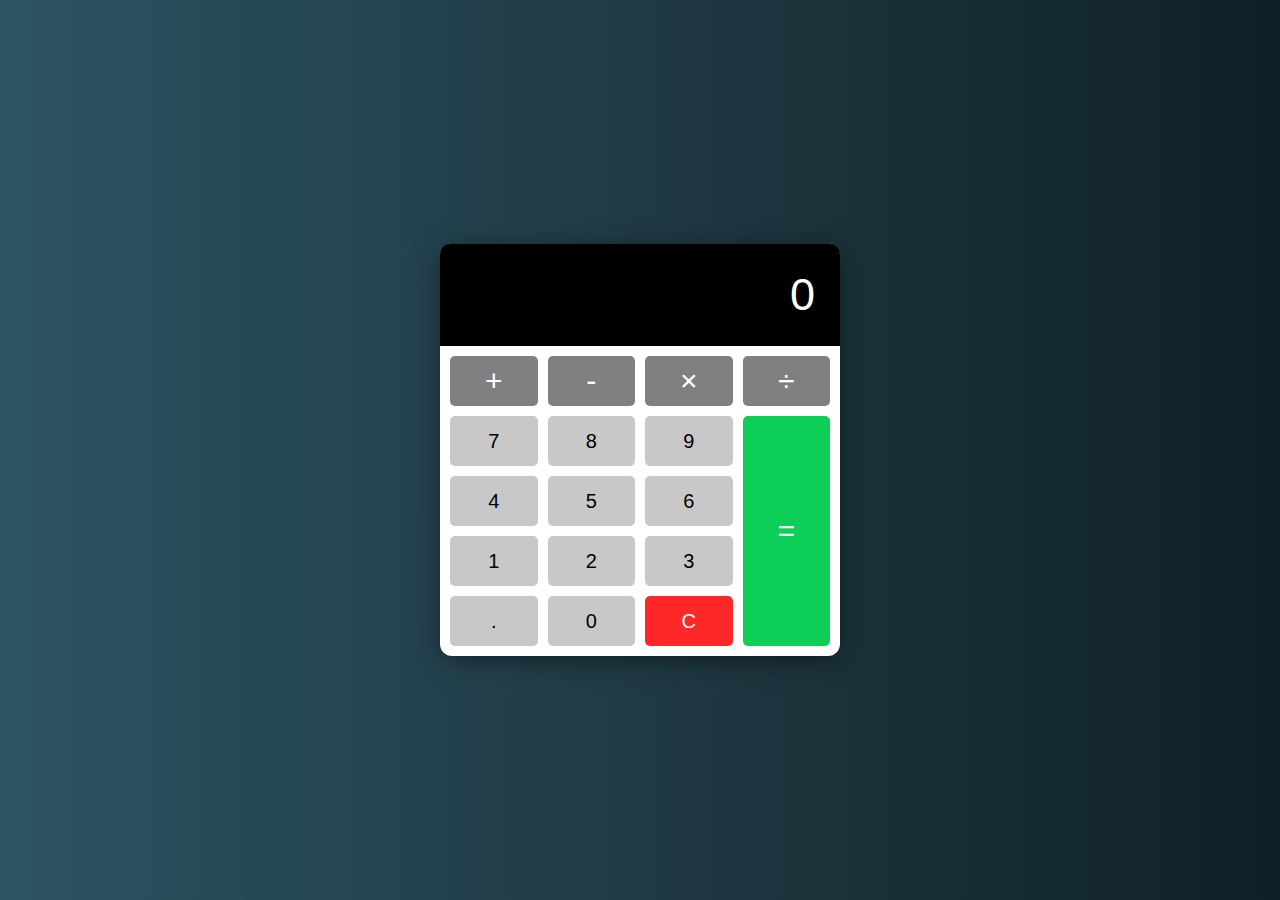
<file: calculator/index.html>
<!DOCTYPE html>
<html lang="en">
<head>
    <meta charset="UTF-8">
    <meta name="viewport" content="width=device-width, initial-scale=1.0">
    <title>Calculator</title>
    <link rel="icon" type="image/png" href="favicon.png">
    <link rel="stylesheet" href="style.css">
</head>
<body>
    <!-- Calculator -->
    <div class="calculator">
        <!-- Display -->
        <div class="calculator-display">
            <h1>0</h1>
        </div>
        <!-- Buttons -->
        <div class="calculator-buttons">
            <button class="operator" value="+">+</button>
            <button class="operator" value="-">-</button>
            <button class="operator" value="*">×</button>
            <button class="operator" value="/">÷</button>
            <button value="7">7</button>
            <button value="8">8</button>
            <button value="9">9</button>
            <button value="4">4</button>
            <button value="5">5</button>
            <button value="6">6</button>
            <button value="1">1</button>
            <button value="2">2</button>
            <button value="3">3</button>
            <button class="decimal" value=".">.</button>
            <button value="0">0</button>
            <button class="clear" id="clear-btn">C</button>
            <button class="equal-sign operator" value="=">=</button>
        </div>
    </div>
    <!-- Script -->
    <script src="script.js"></script>
</body>
</html>
</file>
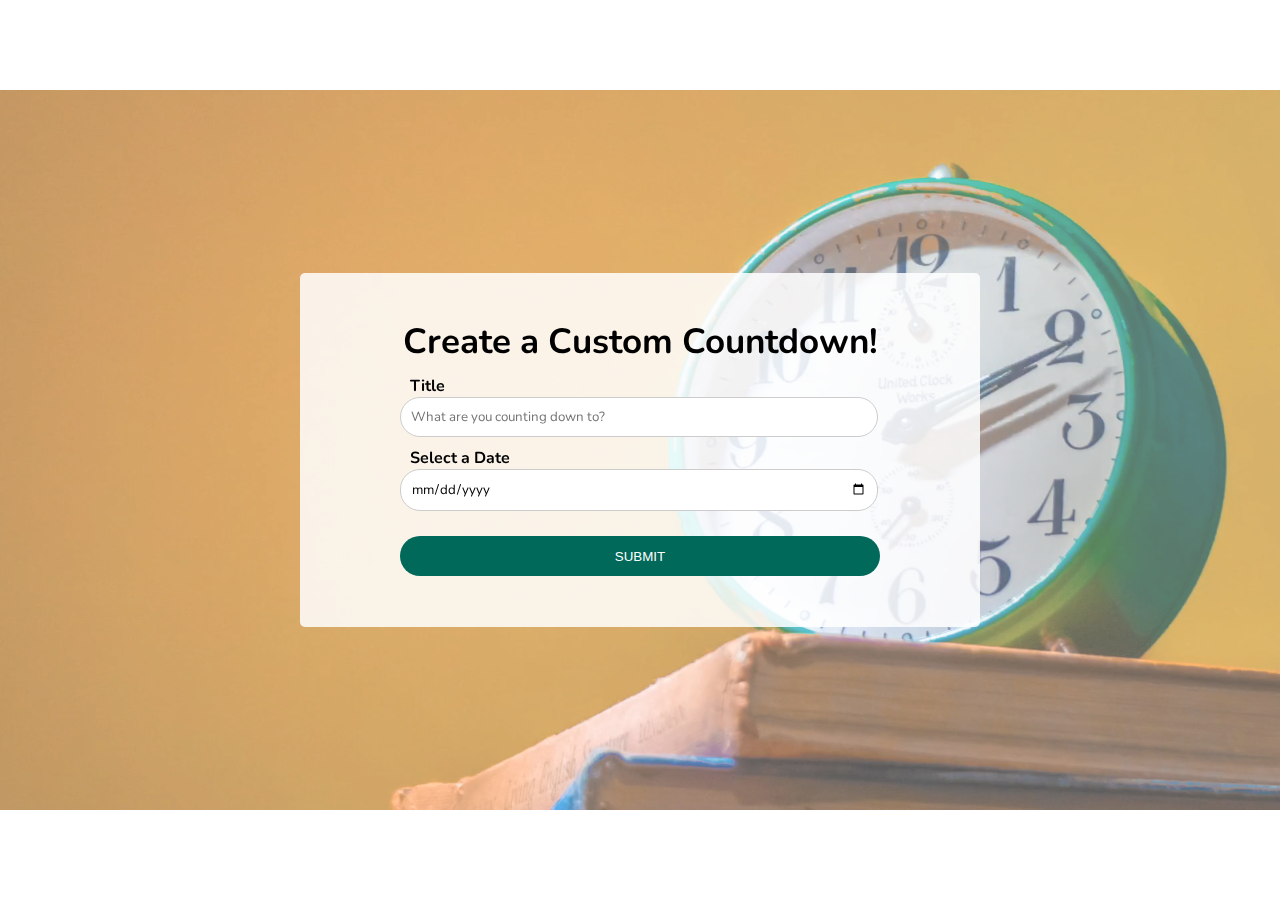
<file: custom-countdown/index.html>
<!DOCTYPE html>
<html lang="en">
<head>
    <meta charset="UTF-8">
    <meta name="viewport" content="width=device-width, initial-scale=1.0">
    <title>Custom Countdown</title>
    <link rel="icon" type="image/png" href="favicon.png">
    <link rel="stylesheet" href="style.css">
</head>
<body>
    <!-- Video Background -->
    <video class="video-background" id="video-background" loop muted autoplay>
        <source src="time.mp4"></source>
    </video>
    <div class="video-overlay"></div>
    <!-- Container -->
    <div class="container">
        <!-- Input -->
        <div class="input-container" id="input-container">
            <h1>Create a Custom Countdown!</h1>       
            <form class="form" id="countdownForm">
                <label for="title">Title</label>
                <input type="text" id="title" placeholder="What are you counting down to?">
                <label for="date-picker">Select a Date</label>
                <input type="date" id="date-picker">
                <button type="submit">Submit</button>
            </form>
        </div>
        <!-- Countdown -->
        <div class="countdown" id="countdown" hidden>
            <h1 id="countdown-title"></h1>
            <ul>
                <li><span></span>Days</li>
                <li><span></span>Hours</li>
                <li><span></span>Minutes</li>
                <li><span></span>Seconds</li>
            </ul>
            <button id="countdown-button">RESET</button>
        </div>
        <!-- Complete -->
        <div class="complete" id="complete" hidden>
            <h1 class="complete-title">Countdown Complete!</h1>
            <h1 id="complete-info"></h1>
            <button id="complete-button">NEW COUNTDOWN</button>
        </div>
    </div>
    <!-- Script -->
    <script src="script.js"></script>
</body>
</html>
</file>
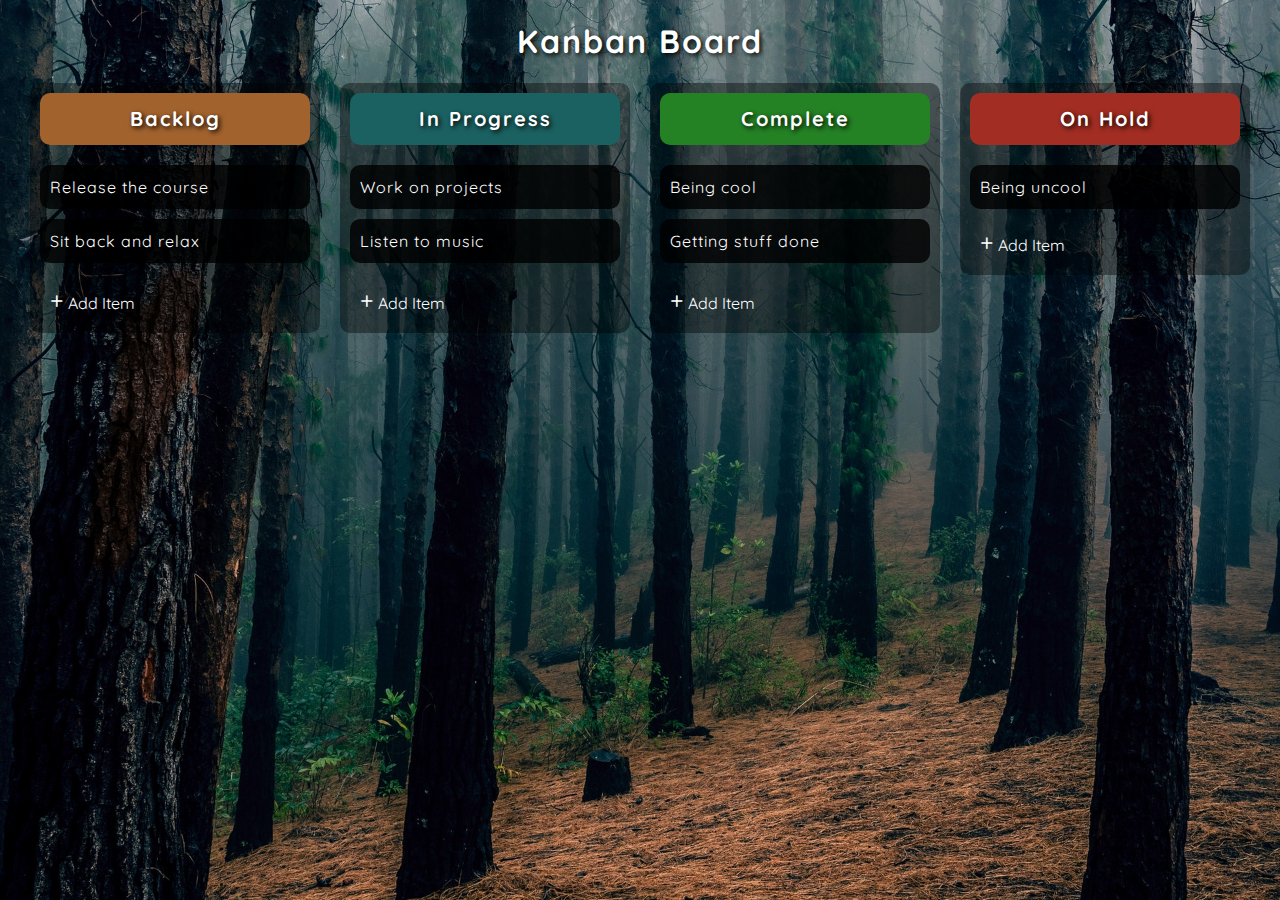
<file: drag-and-drop/index.html>
<!DOCTYPE html>
<html lang="en">
<head>
    <meta charset="UTF-8">
    <meta name="viewport" content="width=device-width, initial-scale=1.0">
    <title>Drag and Drop</title>
    <link rel="icon" type="image/png" href="favicon.png">
    <link rel="stylesheet" href="style.css">
</head>
<body>
    <h1 class="main-title">Kanban Board</h1>
    <div class="drag-container">
        <ul class="drag-list">
            <!-- Backlog Column -->
            <li class="drag-column backlog-column">
                <span class="header">
                    <h1>Backlog</h1>
                </span>
                <!-- Backlog Content -->
                <div id="backlog-content" class="custom-scroll">
                    <ul class="drag-item-list" id="backlog-list" ondrop="drop(event)" ondragover="allowDrop(event)" ondragenter="dragEnter(0)"></ul>
                </div>
                <!-- Add Button Group -->
                <div class="add-btn-group">
                    <div class="add-btn" onclick="showInputBox(0)">
                        <span class="plus-sign">+</span>
                        <span>Add Item</span>
                    </div>
                    <div class="add-btn solid" onclick="hideInputBox(0)">
                        <span>Save Item</span>
                    </div>
                </div>
                <div class="add-container">
                    <div class="add-item" contenteditable="true"></div>
                </div>
            </li>
            <!-- Progress Column -->
            <li class="drag-column progress-column">
                <span class="header">
                    <h1>In Progress</h1>
                </span>
                <!-- Progress Content -->
                <div id="progress-content" class="custom-scroll">
                    <ul class="drag-item-list" id="progress-list" ondrop="drop(event)" ondragover="allowDrop(event)" ondragenter="dragEnter(1)"></ul>
                </div>
                <!-- Add Button Group -->
                <div class="add-btn-group">
                    <div class="add-btn" onclick="showInputBox(1)">
                        <span class="plus-sign">+</span>
                        <span>Add Item</span>
                    </div>
                    <div class="add-btn solid" onclick="hideInputBox(1)">
                        <span>Save Item</span>
                    </div>
                </div>
                <div class="add-container">
                    <div class="add-item" contenteditable="true"></div>
                </div>
            </li>
            <!-- Complete Column -->
            <li class="drag-column complete-column">
                <span class="header">
                    <h1>Complete</h1>
                </span>
                <!-- Complete Content -->
                <div id="complete-content" class="custom-scroll">
                    <ul class="drag-item-list" id="complete-list" ondrop="drop(event)" ondragover="allowDrop(event)" ondragenter="dragEnter(2)"></ul>
                </div>
                <!-- Add Button Group -->
                <div class="add-btn-group">
                    <div class="add-btn" onclick="showInputBox(2)">
                        <span class="plus-sign">+</span>
                        <span>Add Item</span>
                    </div>
                    <div class="add-btn solid" onclick="hideInputBox(2)">
                        <span>Save Item</span>
                    </div>
                </div>
                <div class="add-container">
                    <div class="add-item" contenteditable="true"></div>
                </div>
            </li>
            <!-- On Hold Column -->
            <li class="drag-column on-hold-column">
                <span class="header">
                    <h1>On Hold</h1>
                </span>
                <!-- On Hold Content -->
                <div id="on-hold-content" class="custom-scroll">
                    <ul class="drag-item-list" id="on-hold-list" ondrop="drop(event)" ondragover="allowDrop(event)" ondragenter="dragEnter(3)"></ul>
                </div>
                <!-- Add Button Group -->
                <div class="add-btn-group">
                    <div class="add-btn" onclick="showInputBox(3)">
                        <span class="plus-sign">+</span>
                        <span>Add Item</span>
                    </div>
                    <div class="add-btn solid" onclick="hideInputBox(3)">
                        <span>Save Item</span>
                    </div>
                </div>
                <div class="add-container">
                    <div class="add-item" contenteditable="true"></div>
                </div>
            </li>
        </ul>
    </div>
    <!-- Script -->
    <script src="script.js"></script>
</body>
</html>
</file>
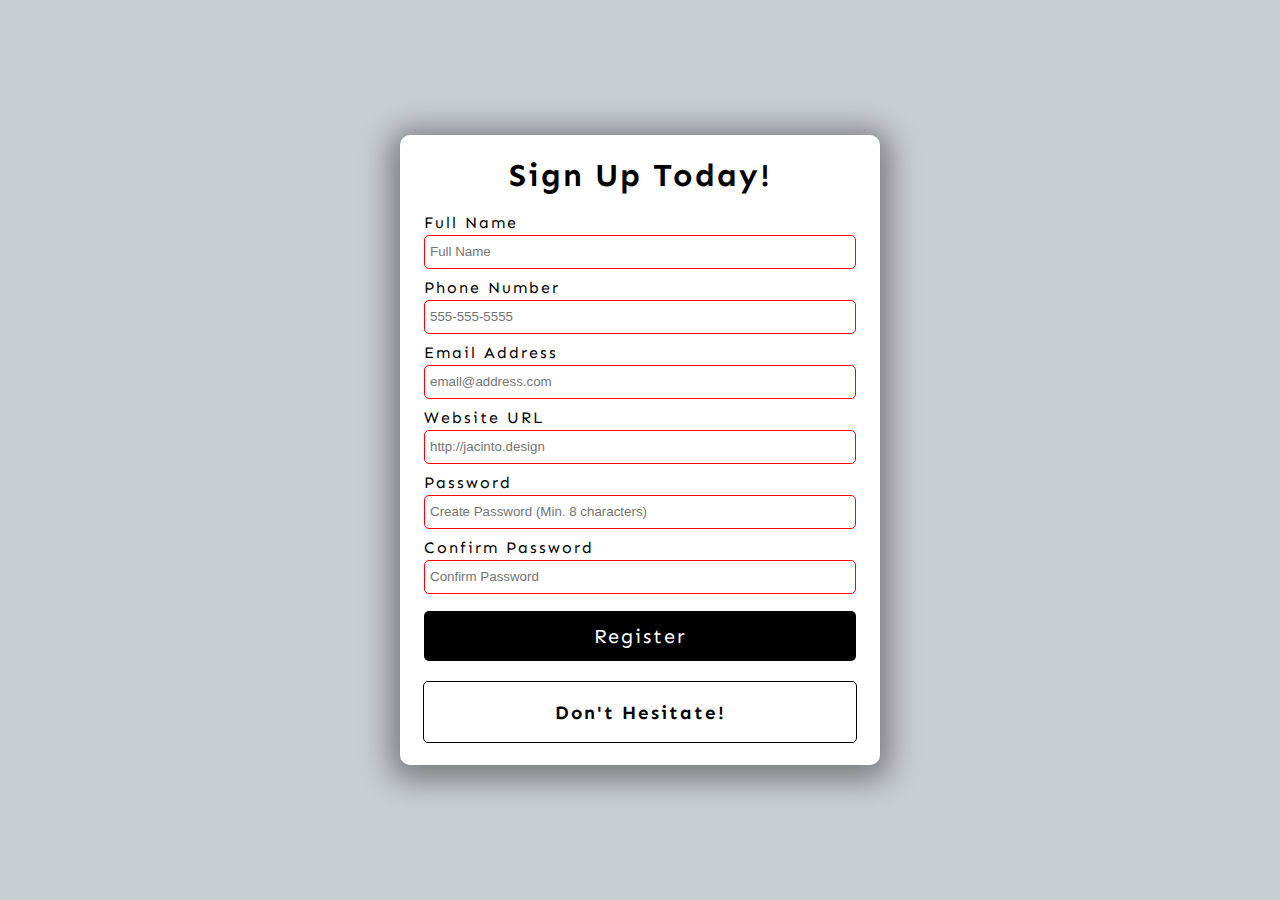
<file: form-validator/index.html>
<!DOCTYPE html>
<html lang="en">
<head>
    <meta charset="UTF-8">
    <meta name="viewport" content="width=device-width, initial-scale=1.0">
    <title>Form Validator</title>
    <link rel="icon" type="image/png" href="favicon.png">
    <link rel="stylesheet" href="style.css">
</head>
<body>
  <div class="container">
    <h1>Sign Up Today!</h1>
    <!-- Form -->
    <form id="form">
      <!-- Full Name -->
      <div class="form-group">
        <label for="name">Full Name</label>
        <input type="text" id="name" name="name" 
               placeholder="Full Name" required minlength="3" maxlength="100">
      </div>
      <!-- Phone Number -->
      <div class="form-group">
        <label for="phone">Phone Number</label>
        <input type="tel" id="phone" name="phone" 
               placeholder="555-555-5555" required pattern="[0-9]{3}-[0-9]{3}-[0-9]{4}">
      </div>
      <!-- Email Address -->
      <div class="form-group">
        <label for="email">Email Address</label>
        <input type="email" id="email" name="email" 
               placeholder="email@address.com" required>
      </div>
      <!-- Website URL -->
      <div class="form-group">
        <label for="website">Website URL</label>
        <input type="url" id="website" name="website" 
               placeholder="http://jacinto.design" required>
      </div>
      <!-- Password -->
      <div class="form-group">
        <label for="password1">Password</label>
        <input type="password" id="password1" placeholder="Create Password (Min. 8 characters)" 
               required pattern="^(?=.*\d)(?=.*[a-z])(?=.*[A-Z])(?=.*[a-zA-Z]).{8,}$"
               title="Please include at least 1 uppercase character, 1 lowercase character, and 1 number.">
      </div>
      <!-- Confirm Password -->
      <div class="form-group">
        <label for="password2">Confirm Password</label>
        <input type="password" id="password2" placeholder="Confirm Password"
               required pattern="^(?=.*\d)(?=.*[a-z])(?=.*[A-Z])(?=.*[a-zA-Z]).{8,}$" name="password">
      </div>
      <button type="submit">Register</button>
    </form>
    <!-- Error/Success Message -->
    <div class="message-container">
      <h3 id="message">Don't Hesitate!</h3>
    </div>
  </div>
  <!-- Script -->
  <script src="script.js"></script>
</body>
</html>
</file>
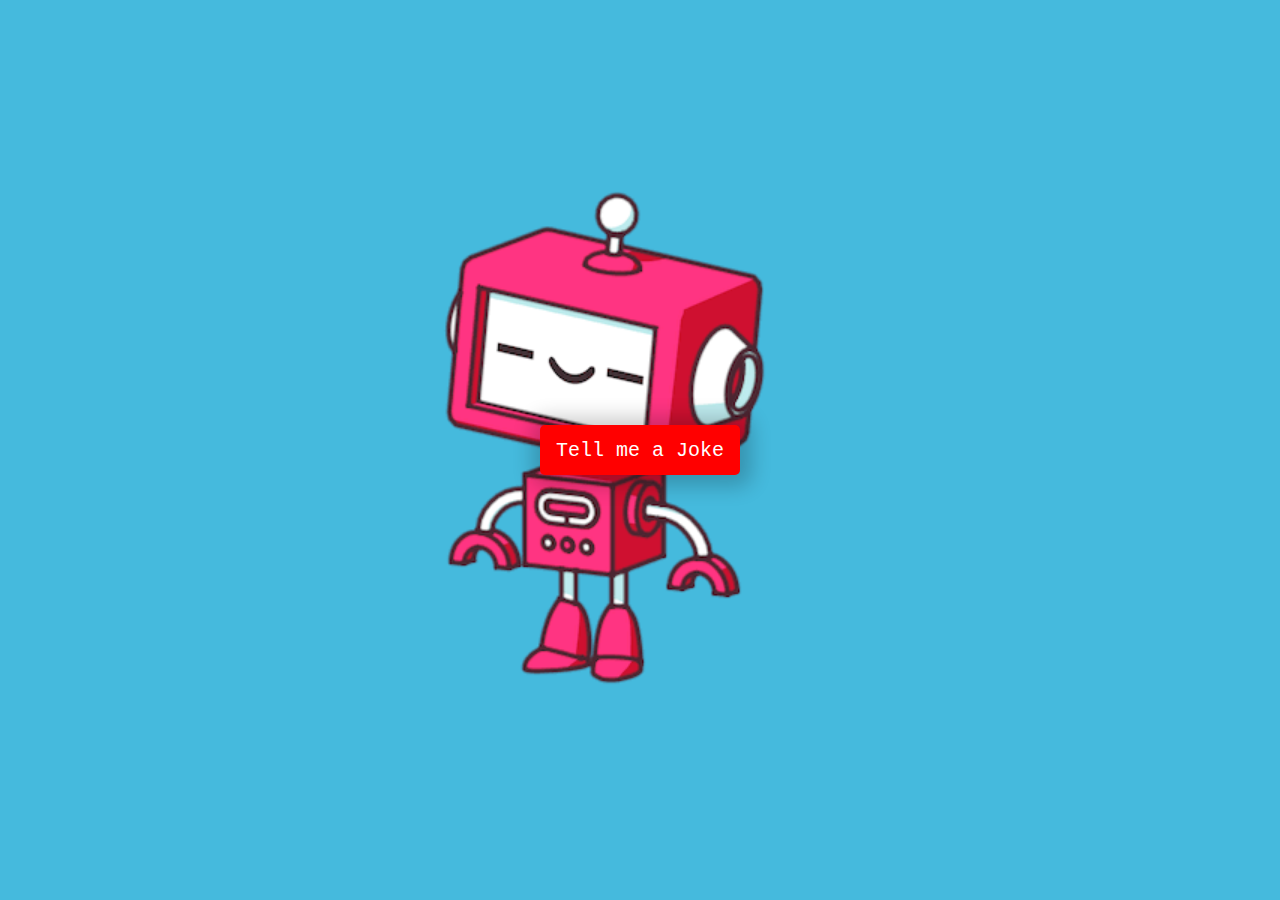
<file: joke-teller/index.html>
<!DOCTYPE html>
<html lang="en">
<head>
    <meta charset="UTF-8">
    <meta name="viewport" content="width=device-width, initial-scale=1.0">
    <title>Joke Teller</title>
    <link rel="icon" type="image/png" href="favicon.png">
    <link rel="stylesheet" href="style.css">
</head>
<body>
    <div class="container">
        <button id="button">Tell me a Joke</button>
        <audio  id="audio" controls hidden ></audio>
    </div>
    <!-- Script -->
    <script src="script.js"></script>
</body>
</html>
</file>
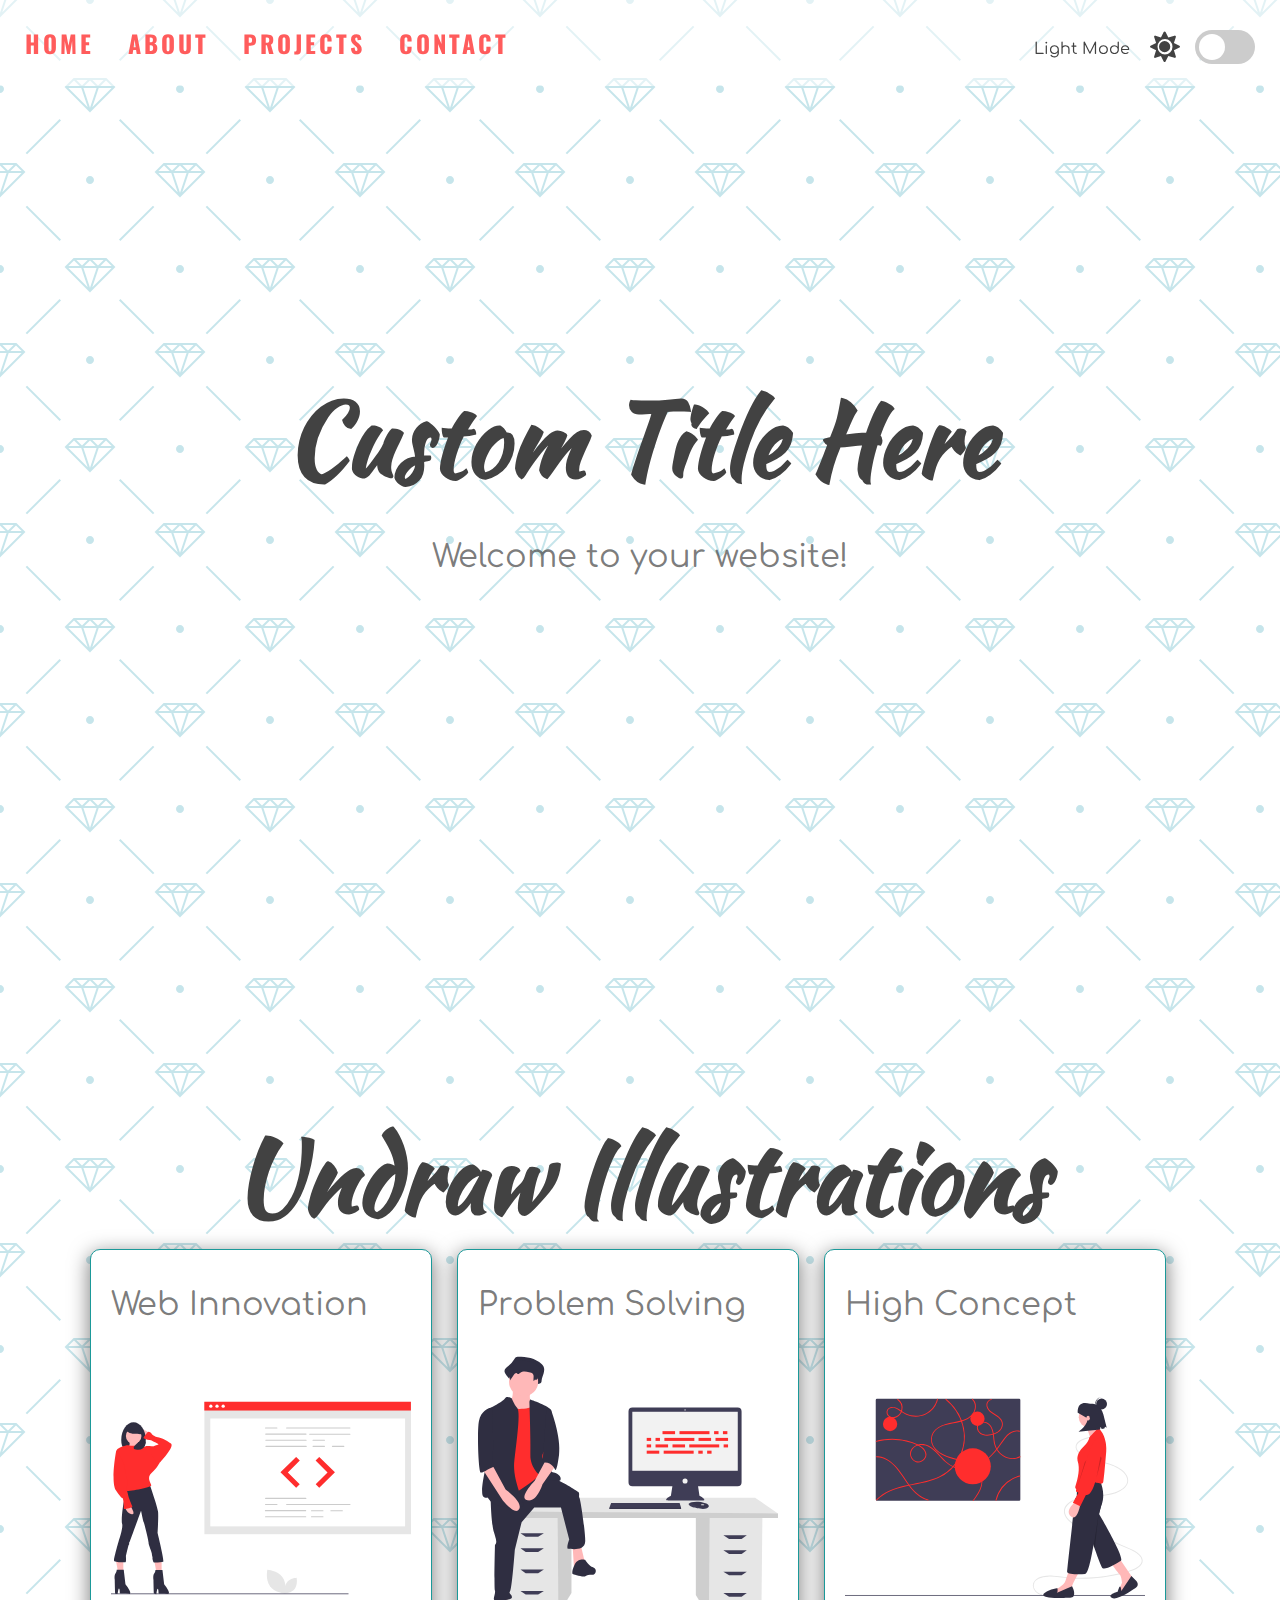
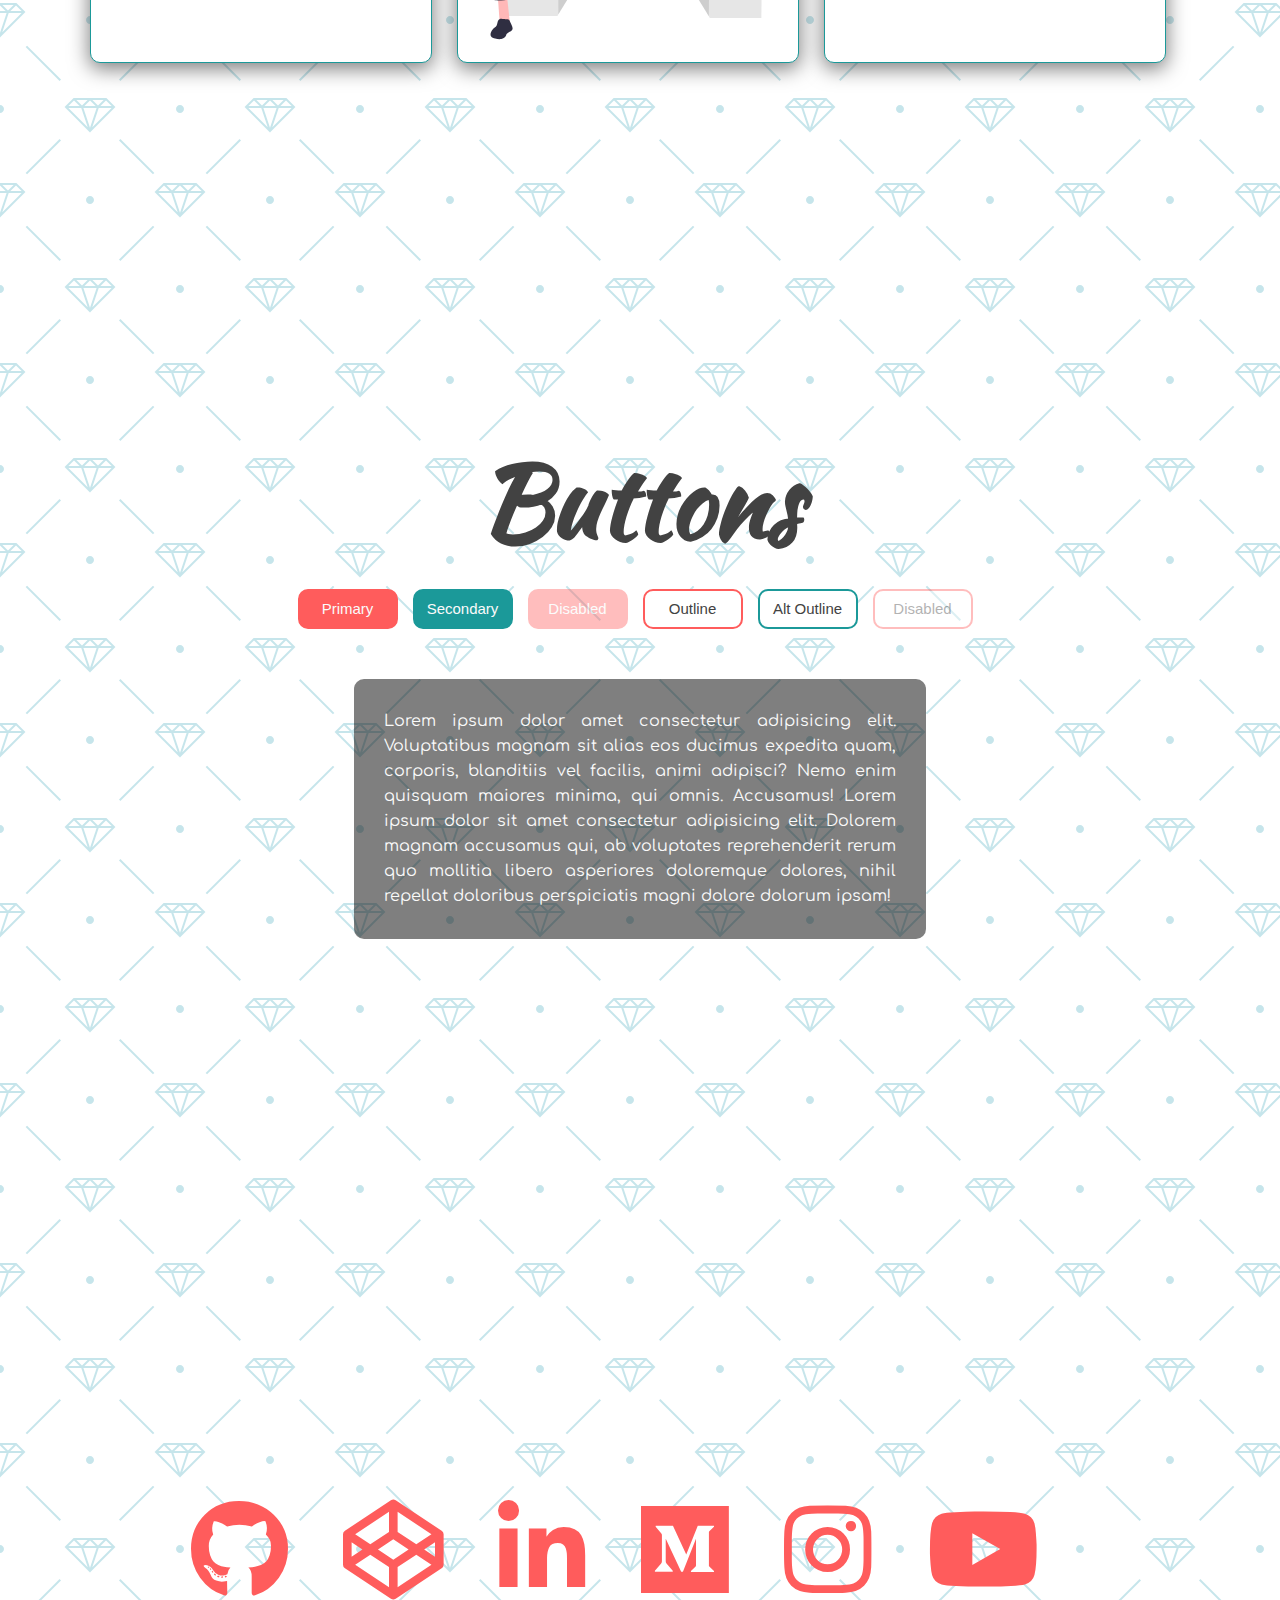
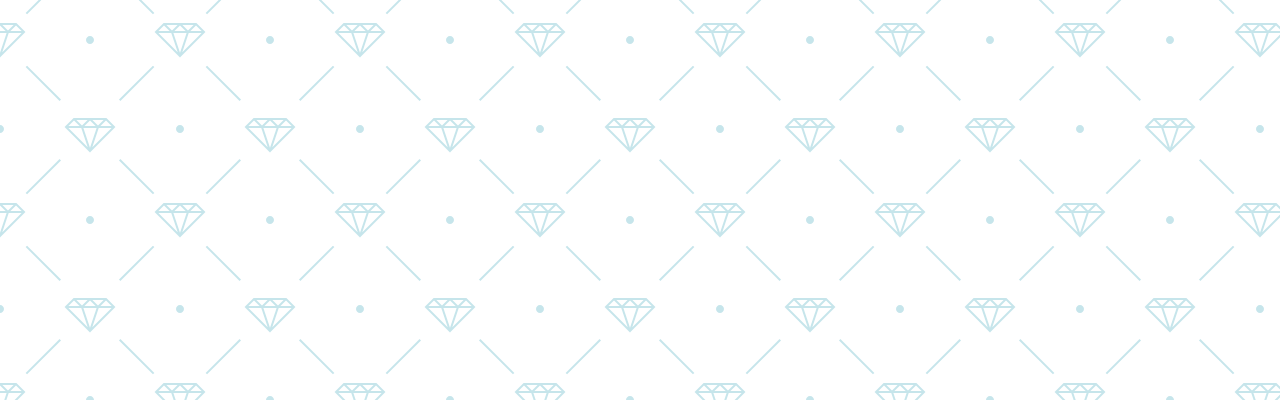
<file: light-dark-mode/index.html>
<!DOCTYPE html>
<html lang="en">
<head>
    <meta charset="UTF-8">
    <meta name="viewport" content="width=device-width, initial-scale=1.0">
    <title>Light/Dark Mode</title>
    <link rel="icon" type="image/png" href="favicon.png">
    <link rel="stylesheet" href="https://cdnjs.cloudflare.com/ajax/libs/font-awesome/5.10.2/css/all.min.css"/>
    <link rel="stylesheet" href="style.css">
</head>
<body>
    <!-- Dark Mode Switch -->
    <div class="theme-switch-wrapper">
        <span id="toggle-icon">
            <span class="toggle-text">Light Mode</span>
            <i class="fas fa-sun"></i>
        </span>
        <label class="theme-switch">
            <input type="checkbox">
            <div class="slider round"></div>
        </label>
   </div>
   <!-- Navigation -->
    <nav id="nav">
        <a href="#home">HOME</a>
        <a href="#about">ABOUT</a>
        <a href="#projects">PROJECTS</a>
        <a href="#contact">CONTACT</a>
    </nav>
    <!-- Home Section -->
    <section id="home">
        <div class="title-group">
            <h1>Custom Title Here</h1>
            <h2>Welcome to your website!</h2>
        </div>
    </section>
    <!-- About Section -->
    <section id="about">
        <h1>Undraw Illustrations</h1>
        <div class="about-container">
            <div class="image-container">
                <h2>Web Innovation</h2>
                <img src="img/undraw_proud_coder_light.svg" alt="Proud Coder" id="image1">
            </div>
            <div class="image-container">
                <h2>Problem Solving</h2>
                <img src="img/undraw_feeling_proud_light.svg" alt="Feeling Proud" id="image2">              
            </div>
            <div class="image-container">
                <h2>High Concept</h2>
                <img src="img/undraw_conceptual_idea_light.svg" alt="Conceptual Idea" id="image3">
            </div>
        </div>
    </section>
    <!-- Projects Section -->
    <section id="projects">
        <h1>Buttons</h1>
        <div class="buttons">
            <button class="primary">Primary</button>
            <button class="secondary">Secondary</button>
            <button class="primary" disabled>Disabled</button>
            <button class="outline">Outline</button>
            <button class="secondary outline">Alt Outline</button>
            <button class="outline" disabled>Disabled</button>
        </div>
        <div class="text-box" id="text-box">
            <p>Lorem ipsum dolor amet consectetur adipisicing elit. Voluptatibus magnam sit alias eos ducimus expedita quam, corporis, blanditiis vel facilis, animi adipisci? Nemo enim quisquam maiores minima, qui omnis. Accusamus! Lorem ipsum dolor sit amet consectetur adipisicing elit. Dolorem magnam accusamus qui, ab voluptates reprehenderit rerum quo mollitia libero asperiores doloremque dolores, nihil repellat doloribus perspiciatis magni dolore dolorum ipsam!</p>
        </div>
    </section>
    <!-- Contact Section -->
    <section id="contact">
        <div class="social-icons">
            <i class="fab fa-github"></i>
            <i class="fab fa-codepen"></i>
            <i class="fab fa-linkedin-in"></i>
            <i class="fab fa-medium"></i>
            <i class="fab fa-instagram"></i>
            <i class="fab fa-youtube"></i>
        </div>
    </section>
    <!-- Script -->
    <script src="script.js"></script>
</body>
</html>
</file>
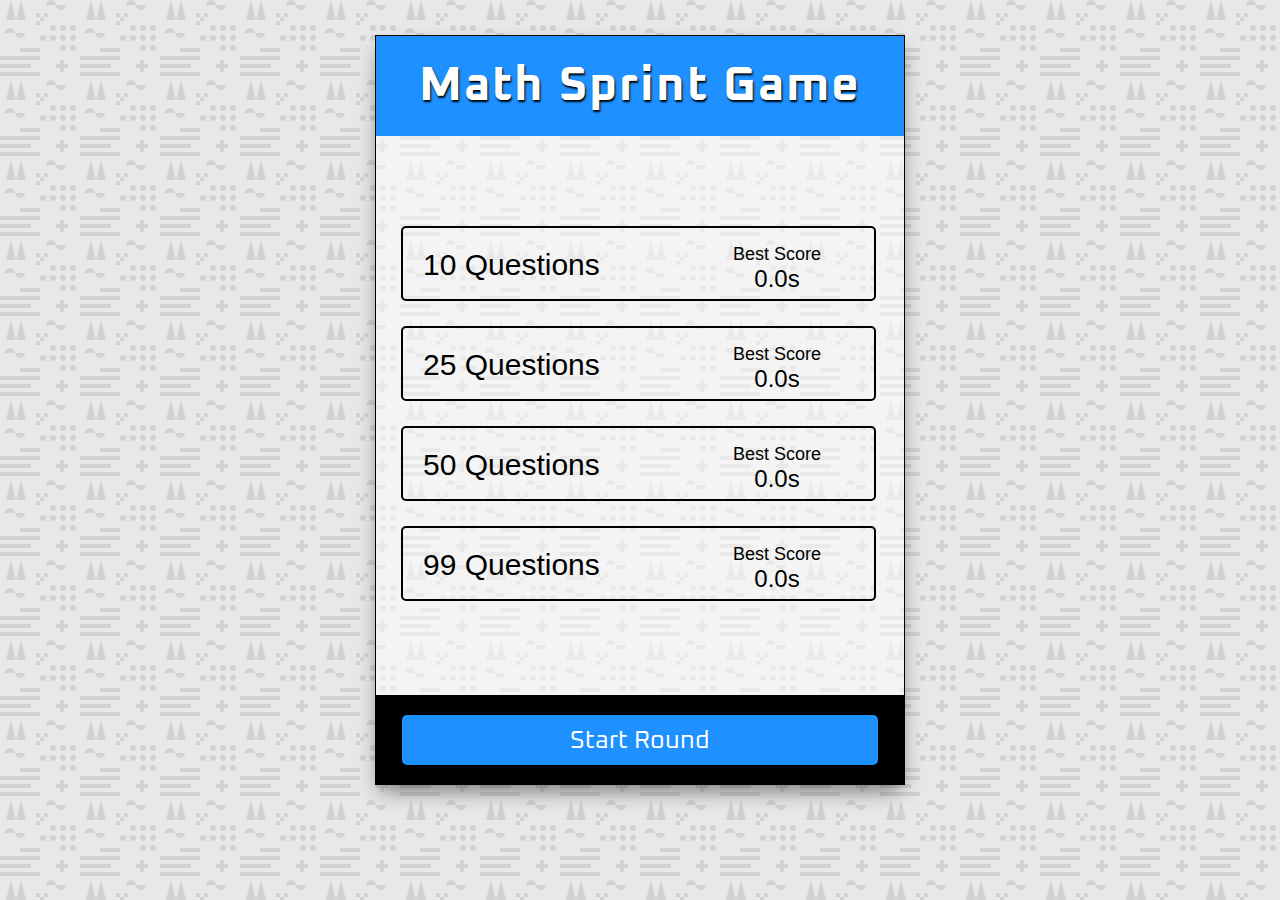
<file: math-sprint-game/index.html>
<!DOCTYPE html>
<html lang="en">
<head>
    <meta charset="UTF-8">
    <meta name="viewport" content="width=device-width, initial-scale=1.0">
    <title>Math Sprint Game</title>
    <link rel="icon" type="image/png" href="favicon.png">
    <link rel="stylesheet" href="style.css">
</head>
<body>
    <div class="game-container">

        <!-- Header -->
        <div class="header">
            <h1>Math Sprint Game</h1>
        </div>

        <!-- Splash Page -->
        <div class="card" id="splash-page">
            <form id="start-form">
                <div class="selection-container">
                    <!-- 10 Questions Radio Input -->
                    <div class="radio-container">
                        <label for="value-10">10 Questions</label>
                        <input type="radio" name="questions" value="10" id="value-10">
                        <span class="best-score">
                            <span>Best Score</span>
                            <span class="best-score-value"></span>
                        </span>
                    </div>
                    <!-- 25 Questions Radio Input -->
                    <div class="radio-container">
                        <label for="value-25">25 Questions</label>
                        <input type="radio" name="questions" value="25" id="value-25">
                        <span class="best-score">
                            <span>Best Score</span>
                            <span class="best-score-value"></span>
                        </span>
                    </div>
                    <!-- 50 Questions Radio Input -->
                    <div class="radio-container">
                        <label for="value-50">50 Questions</label>
                        <input type="radio" name="questions" value="50" id="value-50">
                        <span class="best-score">
                            <span>Best Score</span>
                            <span class="best-score-value"></span>
                        </span>
                    </div>
                    <!-- 99 Questions Radio Input -->
                    <div class="radio-container">
                        <label for="value-99">99 Questions</label>
                        <input type="radio" name="questions" value="99" id="value-99">
                        <span class="best-score">
                            <span>Best Score</span>
                            <span class="best-score-value"></span>
                        </span>
                    </div>
                </div>
                <!-- Start Button -->
                <div class="selection-footer">
                    <button class="start" type="submit">Start Round</button>
                </div>
            </form>
        </div>

        <!-- Countdown Page -->
        <div class="card" id="countdown-page" hidden>
            <h1 class="countdown">3</h1>
        </div>

        <!-- Game Page -->
        <div class="card" id="game-page" hidden>
            <!-- Item Container -->
            <div class="item-container"></div>
            <!-- Right/Wrong Buttons -->
            <div class="item-footer">
                <button class="wrong" onclick="select(false)">Wrong</button>
                <button class="right" onclick="select(true)">Right</button>
            </div>
        </div>        

        <!-- Score Page -->
        <div class="card" id="score-page" hidden>
            <!-- Score Container -->
            <div class="score-container">
                <h1 class="title">Your Time</h1>
                <h1 class="final-time"></h1>
                <h1 class="base-time"></h1>
                <h1 class="penalty-time"></h1>
            </div>
            <!-- Play Again Button -->
            <div class="score-footer">
                <button class="play-again" onclick="playAgain()" hidden>Play Again</button>
            </div>
        </div>

    </div>
    <!-- Script -->
    <script src="shuffle.js"></script>
    <script src="script.js"></script>
</body>
</html>
</file>
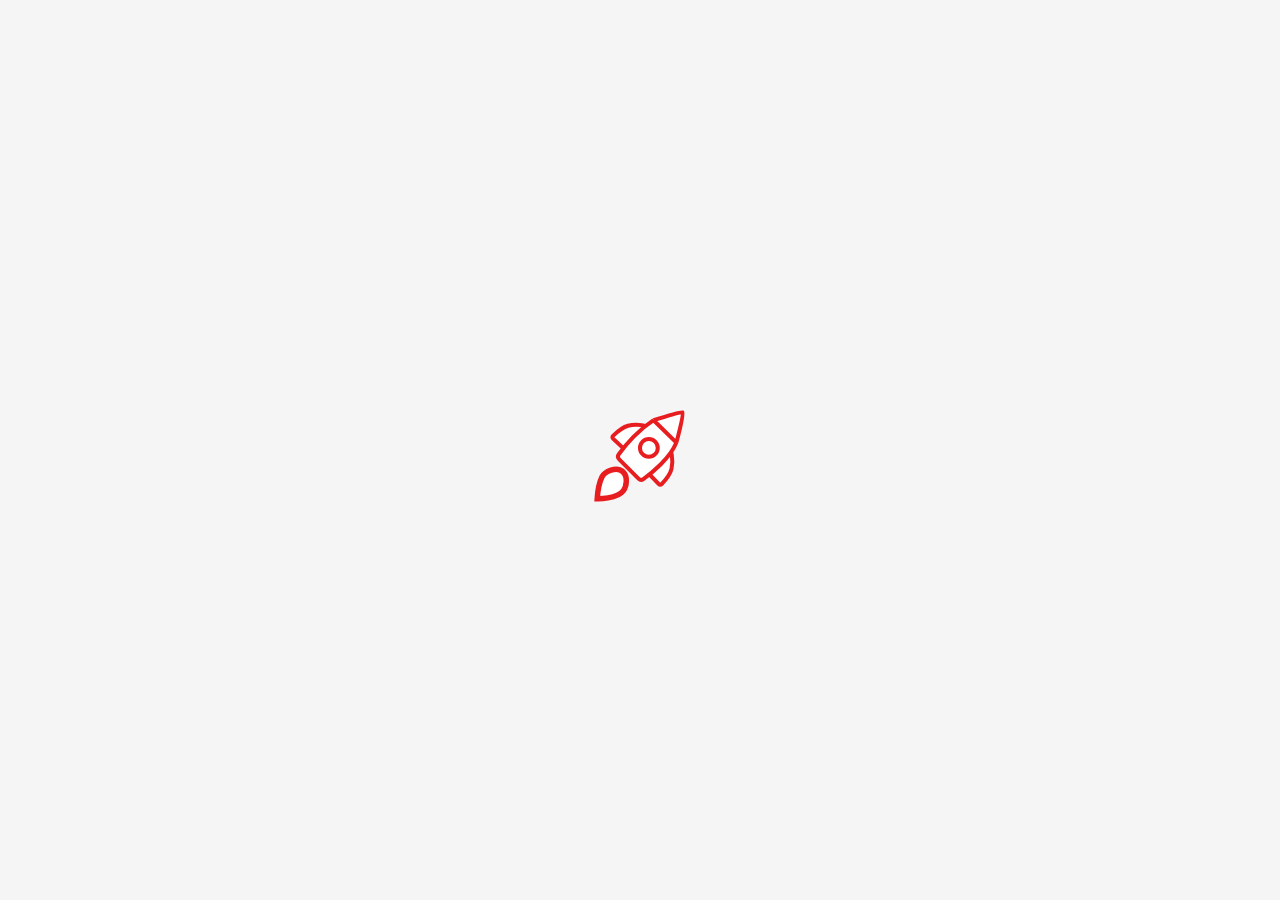
<file: nasa-apod/index.html>
<!DOCTYPE html>
<html lang="en">
<head>
    <meta charset="UTF-8">
    <meta name="viewport" content="width=device-width, initial-scale=1.0">
    <title>NASA APOD</title>
    <link rel="stylesheet" href="style.css">
    <link rel="icon" type="image/png" href="https://s2.googleusercontent.com/s2/favicons?domain=www.nasa.gov">
    <!-- Default Favicon -->
    <!-- <link rel="icon" type="image/png" href="favicon.png"> -->
</head>
<body>
    <!-- Loader -->
    <div class="loader hidden">
        <img src="rocket.svg" alt="Rocket Loading Animation">
    </div>
    <!-- Container -->
    <div class="container">
        <!-- Navigation -->
        <div class="navigation-container">
            <span class="background"></span>
            <!-- Results Nav -->
            <span class="navigation-items" id="resultsNav">
                <h3 class="clickable" onclick="updateDOM('favorites')">Favorites</h3>
                <h3>&nbsp;&nbsp;&nbsp;•&nbsp;&nbsp;&nbsp;</h3>
                <h3 class="clickable" onclick="getNasaPictures()">Load More</h3>
            </span>
            <!-- Favorites Nav -->
            <span class="navigation-items hidden" id="favoritesNav">
                <h3 class="clickable" onclick="getNasaPictures()">Load More NASA Images</h3>
            </span>
        </div>
        <!-- Images Container -->
        <div class="images-container"></div>
    </div>
    <!-- Save Confirmation -->
    <div class="save-confirmed" hidden>
        <h1>ADDED!</h1>
    </div>
    <!-- Script -->
    <script src="script.js"></script>
</body>
</html>
</file>
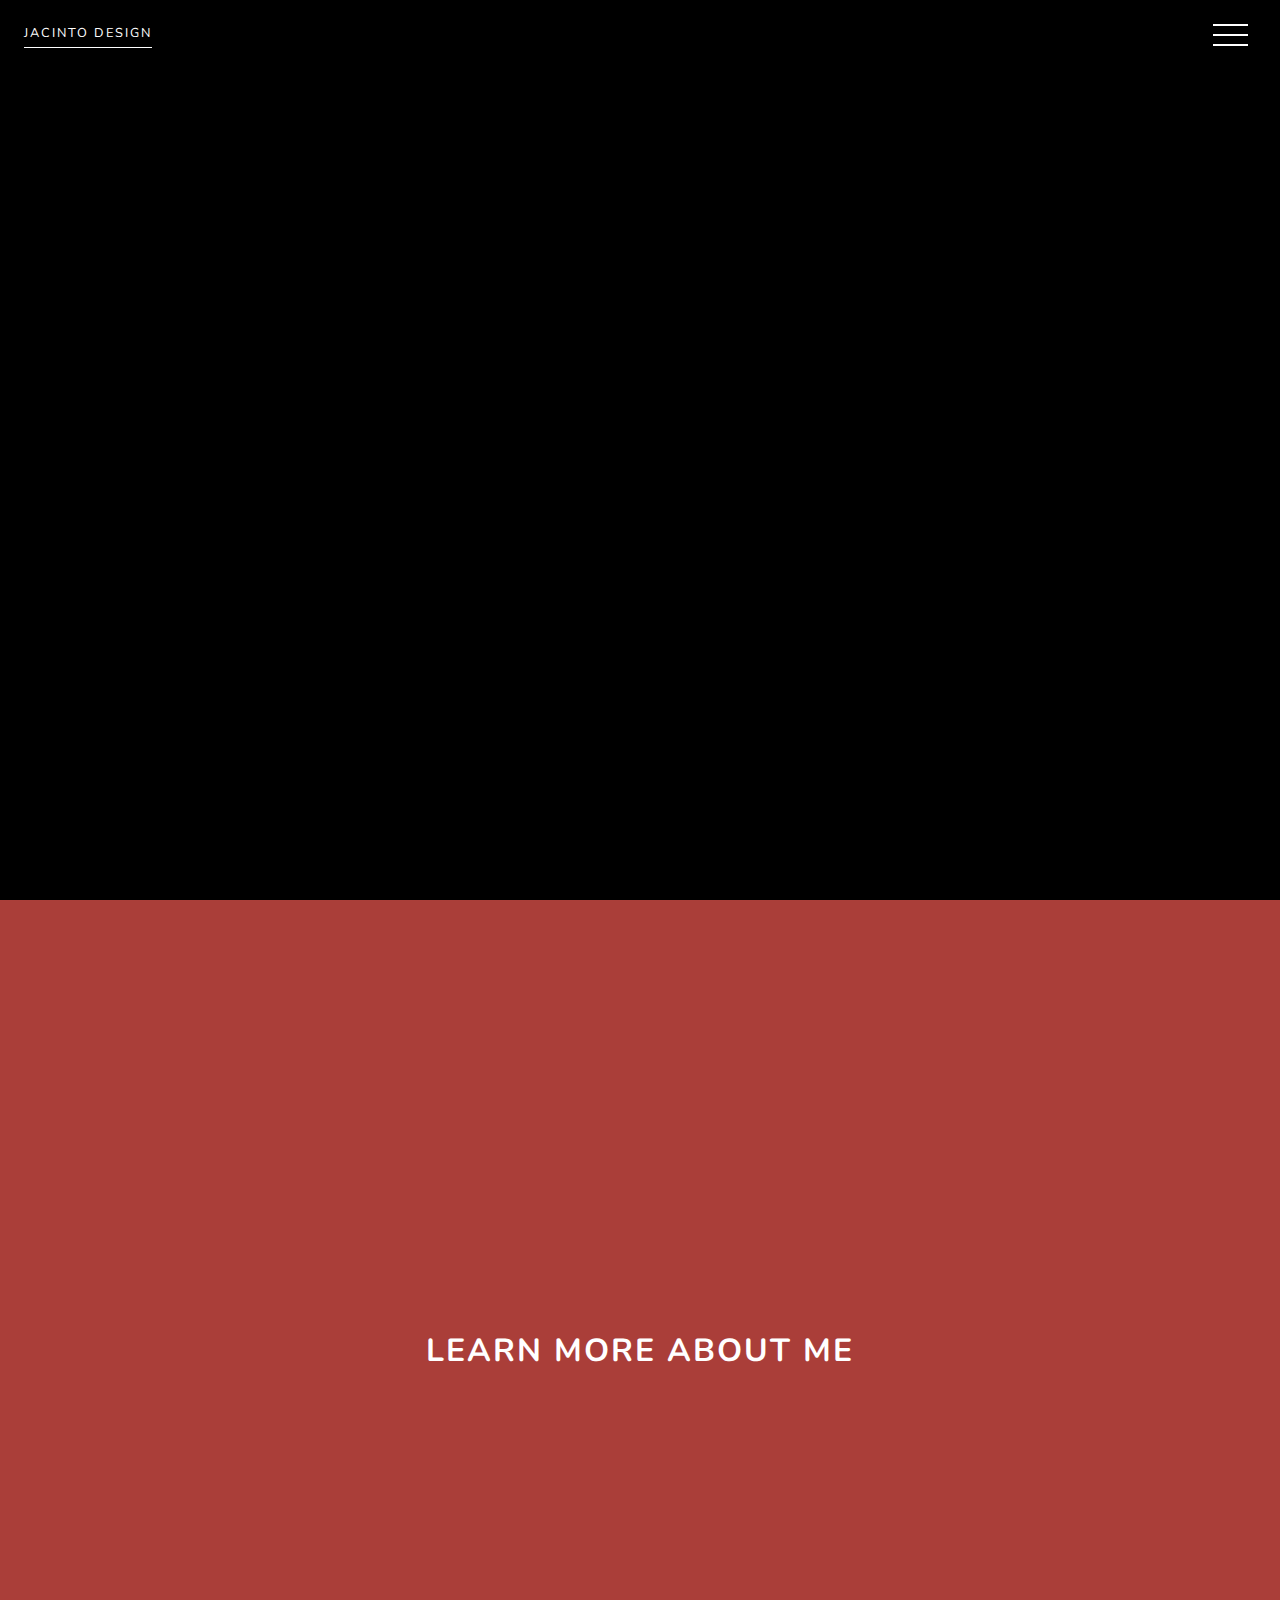
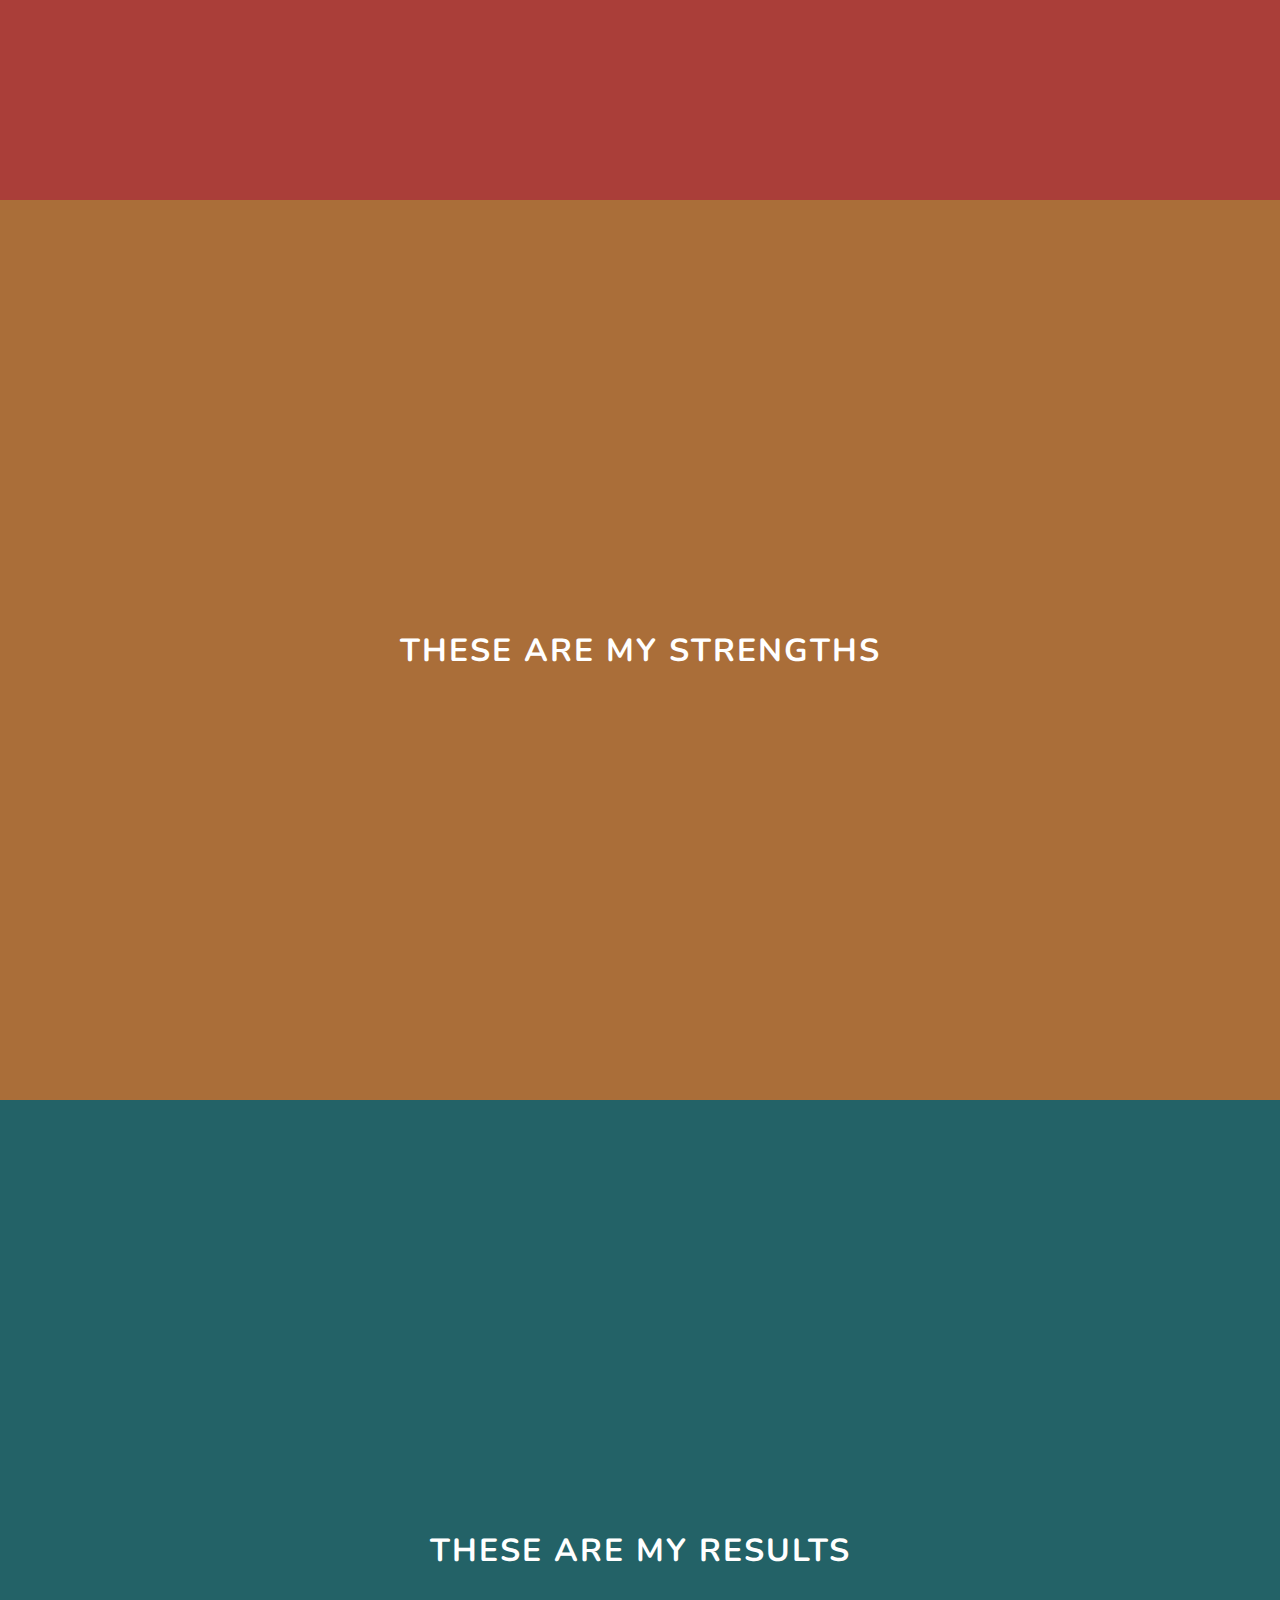
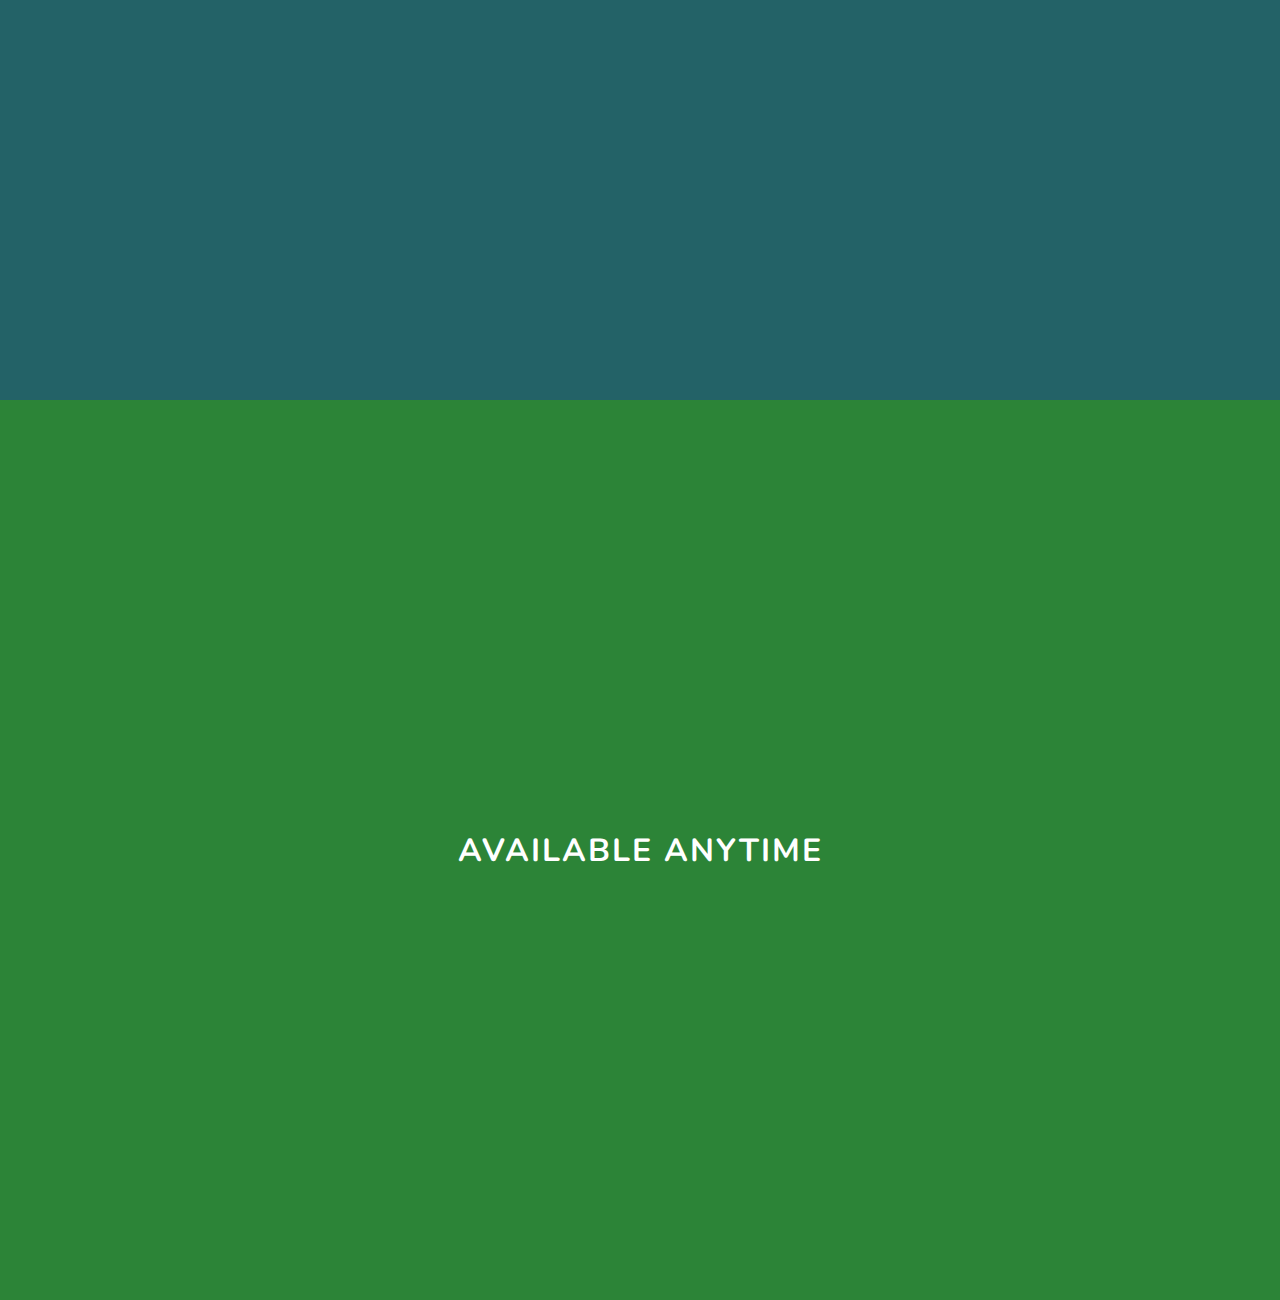
<file: navigation-nation/index.html>
<!DOCTYPE html>
<html lang="en">
<head>
  <meta charset="UTF-8">
  <meta name="viewport" content="width=device-width, initial-scale=1.0">
  <title>Animated Navigation</title>
  <link rel="icon" type="image/png" href="favicon.png">
  <link rel="stylesheet" href="style.css">
</head>
<body>
  <!-- Menu Overlay -->
  <div class="overlay overlay-slide-left" id="overlay">
    <!-- Menu Items -->
    <nav>
      <ul>
        <li id="nav-1" class="slide-out-1"><a href="#">Home</a></li>
        <li id="nav-2" class="slide-out-2"><a href="#about">About</a></li>
        <li id="nav-3" class="slide-out-3"><a href="#skills">Skills</a></li>
        <li id="nav-4" class="slide-out-4"><a href="#projects">Projects</a></li>
        <li id="nav-5" class="slide-out-5"><a href="#contact">Contact</a></li>
      </ul>
    </nav>
  </div>
  <!-- Menu Bars -->
  <div class="menu-bars" id="menu-bars">
    <div class="bar1"></div>
    <div class="bar2"></div>
    <div class="bar3"></div>
  </div>
  <!-- Sections -->
  <section id="home"><a href="https://jacinto.design" target="_blank">Jacinto Design</a></section>
  <section id="about"><h1>Learn More About Me</h1></section>
  <section id="skills"><h1>These Are My Strengths</h1></section>
  <section id="projects"><h1>These Are My Results</h1></section>
  <section id="contact"><h1>Available Anytime</h1></section>
  <!-- Script -->
  <script src="script.js"></script>
</body>
</html>
</file>
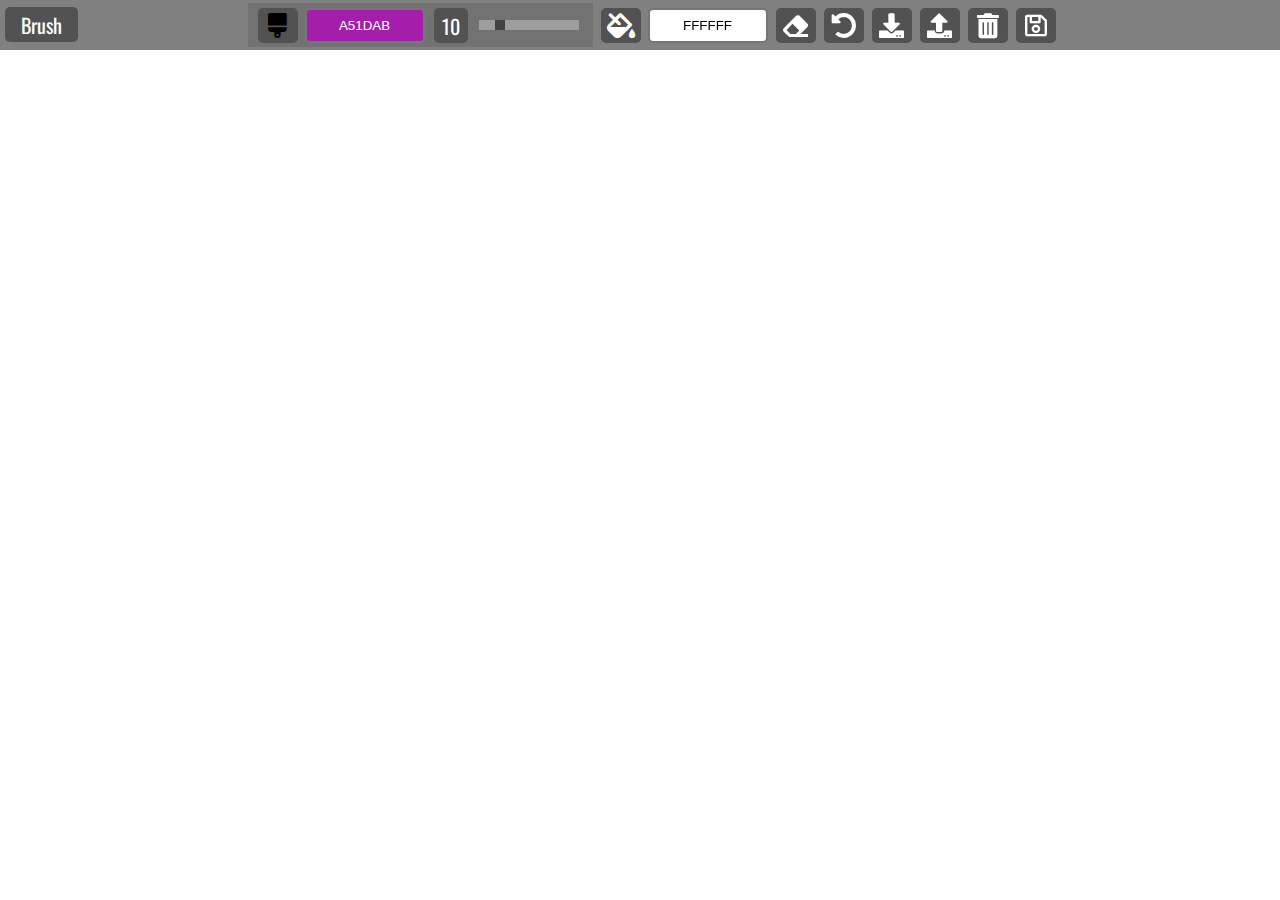
<file: paint-clone/index.html>
<!DOCTYPE html>
<html lang="en">
<head>
    <meta charset="UTF-8">
    <meta name="viewport" content="width=device-width, initial-scale=1.0">
    <title>Paint Clone</title>
    <link rel="icon" type="image/png" href="favicon.png">
    <link rel="stylesheet" href="https://cdnjs.cloudflare.com/ajax/libs/font-awesome/5.10.2/css/all.min.css"/>
    <link rel="stylesheet" href="style.css">
</head>
<body>
    <!-- Tool Bar -->
    <div class="top-bar">
        <!-- Active Tool -->
        <div class="active-tool">
            <span id="active-tool" title="Active Tool">Brush</span>
        </div>
        <!-- Brush -->
        <div class="brush tool">
            <i class="fas fa-brush" id="brush" title="Brush"></i>
            <input class="jscolor" value="a51dab" id="brush-color">
            <span class="size" id="brush-size" title="Brush Size">10</span>
            <input type="range" min="1" max="50" value="10" class="slider" id="brush-slider">
        </div>
        <!-- Bucket -->
        <div class="bucket tool">
            <i class="fas fa-fill-drip" title="Background Color"></i>
            <input class="jscolor" value="ffffff" id="bucket-color">
        </div>
        <!-- Eraser -->
        <div class="tool">
            <i class="fas fa-eraser" id="eraser" title="Eraser"></i>
        </div>
        <!-- Clear Canvas -->
        <div class="tool">
            <i class="fas fa-undo-alt" id="clear-canvas" title="Clear"></i>
        </div>
        <!-- Save Local Storage -->
        <div class="tool">
            <i class="fas fa-download" id="save-storage" title="Save Local Storage"></i>
        </div>
        <!-- Load Local Storage -->
        <div class="tool">
            <i class="fas fa-upload" id="load-storage" title="Load Local Storage"></i>
        </div>
        <!-- Clear Local Storage -->
        <div class="tool">
            <i class="fas fa-trash-alt" id="clear-storage" title="Clear Local Storage"></i>
        </div>
        <!-- Download Image -->
        <div class="tool">
            <a id="download">
                <i class="far fa-save" title="Save Image File"></i>
            </a>
        </div>
    </div>
    
    <!-- Mobile Message -->
    <div class="mobile-message">
        <h2>Please use application on larger screen</h2>
    </div>

    <!-- Script -->
    <script src="jscolor.js"></script>
    <script src="script.js"></script>
</body>
</html>
</file>
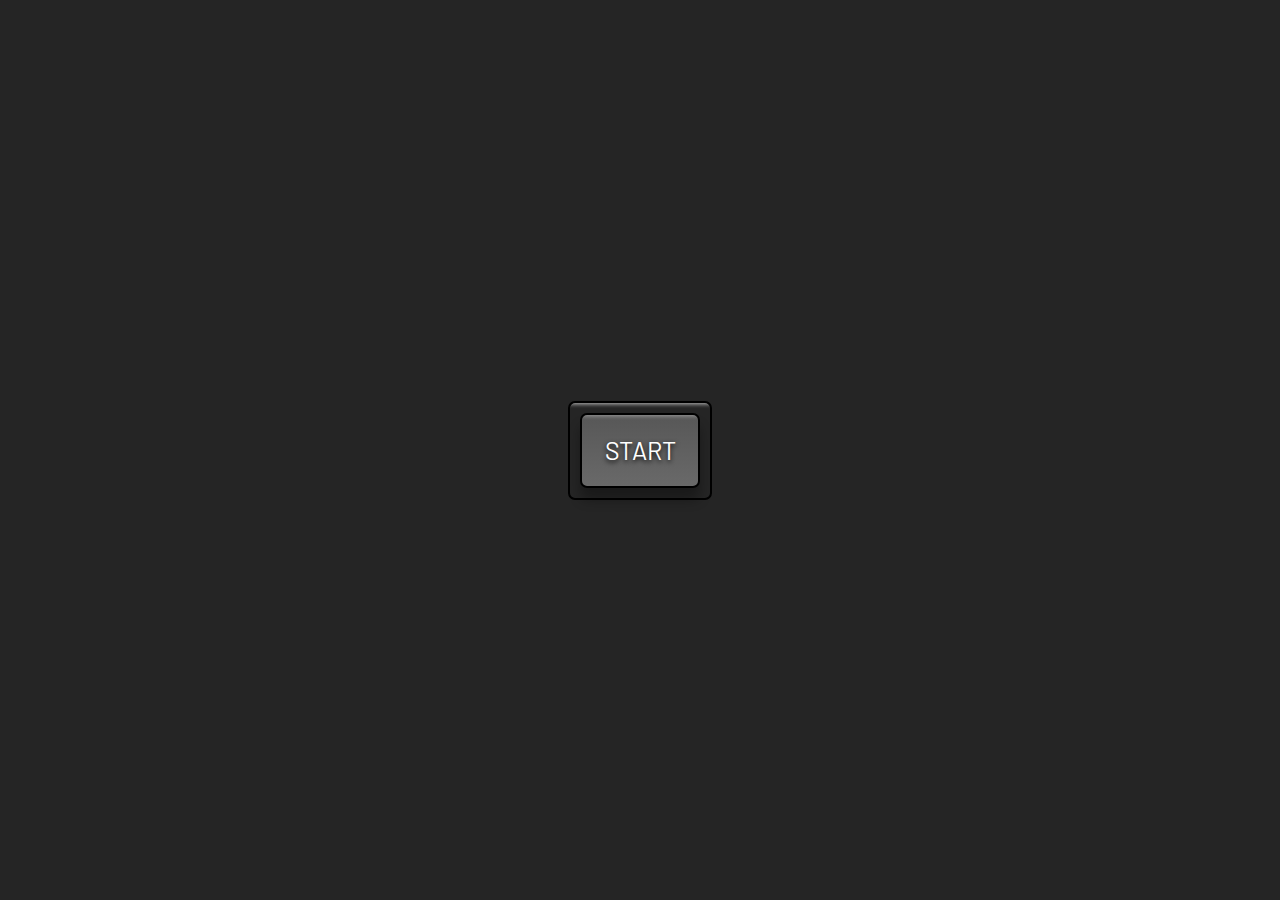
<file: picture-in-picture/index.html>
<!DOCTYPE html>
<html lang="en">
<head>
    <meta charset="UTF-8">
    <meta name="viewport" content="width=device-width, initial-scale=1.0">
    <title>Picture In Picture</title>
    <link rel="icon" type="image/png" href="https://s2.googleusercontent.com/s2/favicons?domain=jacinto.design"> 
    <link rel="stylesheet" href="style.css">
</head>
<body>
    <!-- Video -->
    <video id="video" controls height="360" width="640" hidden></video>
    <!-- Button -->
    <div class="button-container">
        <button id="button">START</button>
    </div>
     <!-- Script -->
    <script src="script.js"></script>
</body>
</html>
</file>
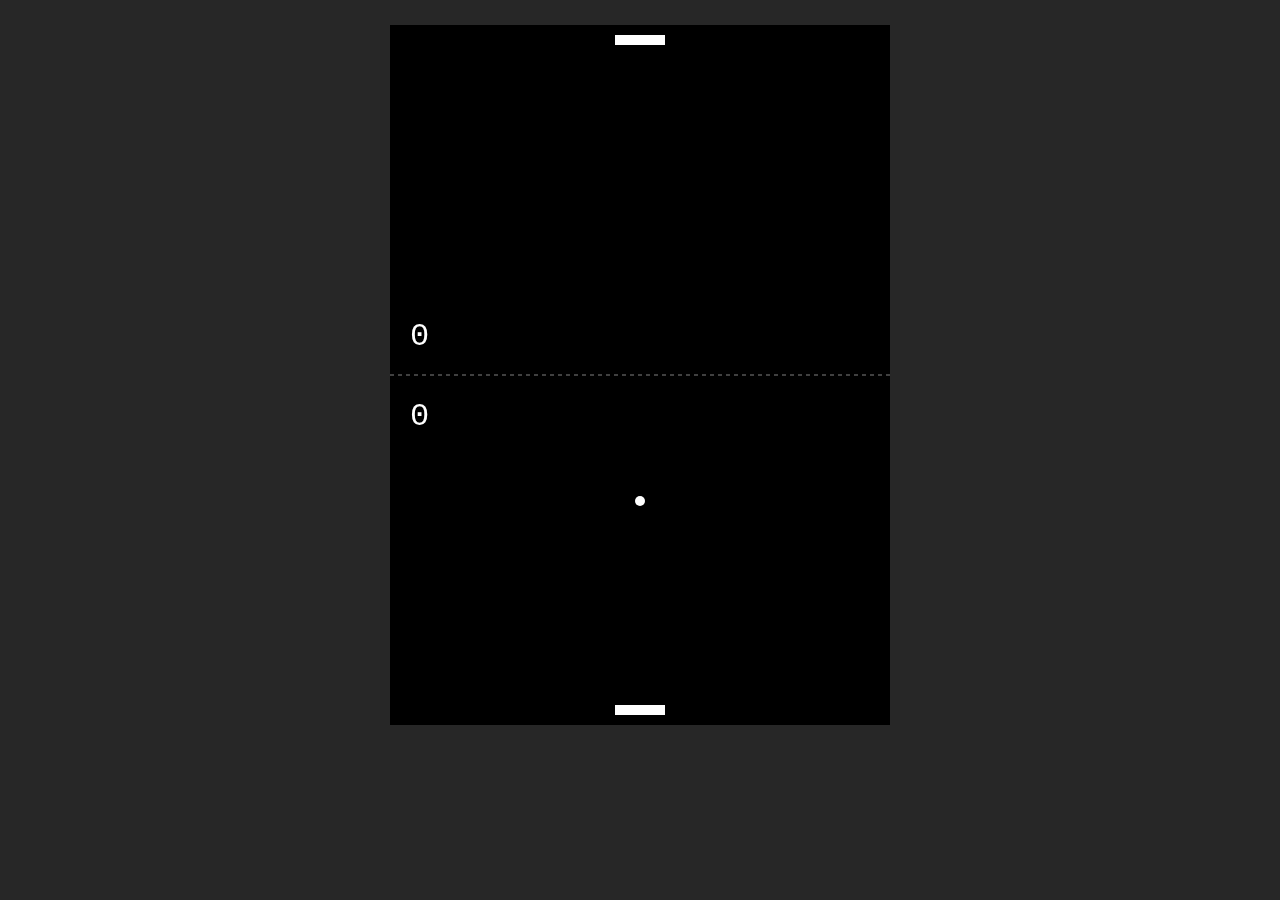
<file: pong/index.html>
<!DOCTYPE html>
<html lang="en">
<head>
    <meta charset="UTF-8">
    <meta name="viewport" content="width=device-width, initial-scale=1.0">
    <title>Pong</title>
    <link rel="icon" type="image/png" href="favicon.png">
    <link rel="stylesheet" href="style.css">
</head>
<body>
    <!-- Script -->
    <script src="script.js"></script>
</body>
</html>
</file>
<file: calculator/style.css>
html {
  box-sizing: border-box;
}

body {
  margin: 0;
  min-height: 100vh;
  display: flex;
  justify-content: center;
  align-items: center;
  background: whitesmoke;
  background: linear-gradient(to right, #2c5364, #203a43, #0f2027);
}

.calculator {
  background: white;
  width: 400px;
  border-radius: 12px;
  box-shadow: 0 5px 30px -5px rgba(0, 0, 0, 0.6);
}

/* Display */
.calculator-display {
  background: black;
  color: white;
  margin: 0;
  display: flex;
  align-items: center;
  justify-content: flex-end;
  border-radius: 10px 10px 0 0;
  max-width: 100%;
}

.calculator-display h1 {
  margin: 0;
  padding: 25px;
  font-size: 45px;
  font-family: "Lucida Console", sans-serif;
  font-weight: 100;
  overflow-x: auto;
}

/* Custom Scrollbar */
::-webkit-scrollbar {
  width: 5px;
}

::-webkit-scrollbar-track {
  background: #f1f1f1;
}

::-webkit-scrollbar-thumb {
  background: #888;
}

::-webkit-scrollbar-thumb:hover {
  background: #555;
}

/* Buttons */
.calculator-buttons {
  display: grid;
  grid-gap: 10px;
  grid-template-columns: repeat(4, 1fr);
  padding: 10px;
}

button {
  min-height: 50px;
  font-size: 20px;
  font-weight: 100;
  border: none;
  background: rgb(200, 200, 200);
  border-radius: 5px;
  cursor: pointer;
}

button:hover {
  filter: brightness(110%);
}

button:active {
  transform: translateY(1px);
}

button:focus {
  outline: none;
}

.operator {
  background: grey;
  color: white;
  font-size: 30px;
}

.clear {
  background: rgb(255, 40, 40);
  color: white;
}

.clear:hover {
  filter: brightness(90%);
}

.equal-sign {
  grid-column: -2;
  grid-row: 2 / span 4;
  background: rgb(13, 206, 87);
}

/* Media Query: Large Smartphone (Vertical) */
@media screen and (max-width: 600px) {
  .calculator {
    width: 95%;
  }
}
</file>
<file: custom-countdown/style.css>
@import url("https://fonts.googleapis.com/css?family=Nunito&display=swap");

html {
  box-sizing: border-box;
}

body {
  margin: 0;
  min-height: 100vh;
  overflow-y: hidden;
  display: flex;
  align-items: center;
  font-family: Nunito, sans-serif;
}

/* Video Background */
.video-background {
  position: fixed;
  right: 0;
  bottom: 0;
  width: 100vw;
  height: auto;
}

video {
  position: absolute;
  top: 50%;
  left: 50%;
  transform: translate(-50%, -50%);
}

.video-overlay {
  position: fixed;
  left: 0;
  top: 0;
  height: 100vh;
  width: 100vw;
  background: rgba(255, 255, 255, 0.35);
}

/* Container */
.container {
  min-width: 580px;
  min-height: 304px;
  color: black;
  margin: 0 auto;
  padding: 25px 50px;
  border-radius: 5px;
  z-index: 2;
  background: rgba(255, 255, 255, 0.85);
  display: flex;
  justify-content: center;
}

.input-container {
  position: relative;
  top: 20px;
}

h1 {
  font-size: 35px;
  text-align: center;
  margin-top: 0;
  margin-bottom: 10px;
}

/* Form */
.form {
  width: 480px;
}

label {
  font-weight: bold;
  margin-left: 10px;
}

input {
  width: 95%;
  margin-bottom: 10px;
  padding: 10px;
  border: 1px solid #ccc;
  border-radius: 20px;
  background: #fff;
  outline: none;
  font-family: Nunito, sans-serif;
}

/* Button */
button {
  width: 100%;
  height: 40px;
  border-radius: 20px;
  margin-top: 15px;
  border: none;
  text-transform: uppercase;
  background: #006959;
  color: white;
  cursor: pointer;
  outline: none;
}

button:hover {
  filter: brightness(110%);
}

/* Countdown */
ul {
  margin-left: -45px;
}

li {
  display: inline-block;
  font-size: 30px;
  list-style-type: none;
  padding: 10px;
  text-transform: uppercase;
}

li span {
  display: block;
  font-size: 80px;
  text-align: center;
}

/* Complete */
.complete {
  position: relative;
  top: 60px;
}

.complete-title {
  animation: complete 4s infinite;
}

@keyframes complete {
  0% {
    color: rgb(233, 12, 12);
  }

  25% {
    color: rgb(214, 193, 0);
  }

  50% {
    color: rgb(68, 231, 19);
    transform: scale(1.5);
  }

  75% {
    color: rgb(19, 79, 209);
  }

  100% {
    color: rgb(188, 16, 211);
  }
}

/* Media Query: Large Smartphone (Vertical) */
@media screen and (max-width: 600px) {
  video {
    object-fit: cover;
    object-position: 70%;
    margin-top: -1px;
  }

  .video-background {
    height: 100vh;
    width: 100vw;
  }

  .container {
    min-width: unset;
    width: 95vw;
    min-height: 245px;
    padding: 20px;
    margin: 10px;
  }

  .input-container {
    top: unset;
  }

  .countdown {
    position: relative;
    top: 10px;
  }

  .form {
    width: unset;
  }

  input {
    width: 93%;
  }

  h1 {
    font-size: 20px;
  }

  li {
    font-size: 15px;
  }

  li span {
    font-size: 40px;
  }
}
</file>
<file: drag-and-drop/style.css>
/* Trees Image - Pexels: https://www.pexels.com/photo/photo-of-trees-in-forest-3801030/ */
@import url("https://fonts.googleapis.com/css?family=Quicksand&display=swap");

html {
  box-sizing: border-box;
}

:root {
  --column-1: #a2622d;
  --column-2: #1b6161;
  --column-3: #248224;
  --column-4: #a22d22;
}

body {
  margin: 0;
  background: url("./trees.jpg");
  background-size: cover;
  background-position: 50% 60%;
  background-attachment: fixed;
  color: white;
  font-family: Quicksand, sans-serif;
  overflow-y: hidden;
}

h1 {
  letter-spacing: 2px;
  text-shadow: 2px 2px 5px black;
}

.main-title {
  text-align: center;
  font-size: 3rem;
}

ul {
  list-style-type: none;
  margin: 0;
  padding: 0;
}

.drag-container {
  margin: 20px;
}

.drag-list {
  display: flex;
  align-items: flex-start;
}

/* Columns */
.drag-column {
  flex: 1;
  margin: 0 10px;
  position: relative;
  background-color: rgba(0, 0, 0, 0.4);
  border-radius: 10px;
  overflow-x: hidden;
}

.backlog-column .header,
.backlog-column .solid,
.backlog-column .solid:hover,
.backlog-column .over {
  background-color: var(--column-1);
}

.progress-column .header,
.progress-column .solid,
.progress-column .solid:hover,
.progress-column .over {
  background-color: var(--column-2);
}

.complete-column .header,
.complete-column .solid,
.complete-column .solid:hover,
.complete-column .over {
  background-color: var(--column-3);
}

.on-hold-column .header,
.on-hold-column .solid,
.on-hold-column .solid:hover,
.on-hold-column .over {
  background-color: var(--column-4);
}

/* Custom Scrollbar */
.custom-scroll {
  overflow-y: auto;
  max-height: 52vh;
}

.custom-scroll::-webkit-scrollbar-track {
  box-shadow: inset 0 0 6px rgba(0, 0, 0, 0.4);
  border-radius: 10px;
  background-color: rgba(255, 255, 255, 0.3);
  margin-right: 5px;
}

.custom-scroll::-webkit-scrollbar {
  width: 10px;
}

.custom-scroll::-webkit-scrollbar-thumb {
  border-radius: 10px;
  box-shadow: inset 0 0 6px rgba(0, 0, 0, 0.3);
  background-color: rgba(0, 0, 0, 0.8);
}

.header {
  display: flex;
  justify-content: center;
  border-radius: 10px;
  margin: 10px;
}

.header h1 {
  font-size: 1.25rem;
}

/* Drag and Drop */
.over {
  padding: 50px 10px;
}

.drag-item-list {
  min-height: 50px;
}

.drag-item {
  margin: 10px;
  padding: 10px;
  height: fit-content;
  background-color: rgba(0, 0, 0, 0.8);
  border-radius: 10px;
  line-height: 1.5rem;
  letter-spacing: 1px;
  cursor: pointer;
}

.drag-item:focus {
  outline: none;
  background-color: white;
  color: black;
}

/* Add Button Group */
.add-btn-group {
  display: flex;
  justify-content: space-between;
}

.add-btn {
  margin: 10px;
  padding: 5px 10px;
  display: flex;
  align-items: center;
  cursor: pointer;
  width: fit-content;
  border-radius: 5px;
  transition: all 0.3s ease-in;
  user-select: none;
}

.add-btn:hover {
  background-color: rgba(255, 255, 255, 0.9);
  color: black;
}

.add-btn:active {
  transform: scale(0.97);
}

.solid {
  display: none;
}

.solid:hover {
  transition: unset;
  filter: brightness(95%);
  color: white;
}

.plus-sign {
  font-size: 1.5rem;
  margin-right: 5px;
  position: relative;
  top: -3px;
}

.add-container {
  margin: 10px;
  padding: 5px 10px;
  border-radius: 10px;
  background-color: rgba(255, 255, 255, 0.9);
  min-height: 100px;
  display: none;
}

.add-item {
  width: 100%;
  min-height: 100px;
  height: auto;
  background-color: white;
  border-radius: 10px;
  margin: 5px auto;
  resize: none;
  color: black;
  padding: 10px;
}

.add-item:focus {
  outline: none;
}

/* Media Query: Laptop */
@media screen and (max-width: 1800px) {
  .main-title {
    font-size: 2rem;
  }
}

/* Media Query: Large Smartphone (Vertical) */
@media screen and (max-width: 600px) {
  body {
    overflow-y: auto;
  }

  .drag-container {
    margin: 0;
  }

  .drag-list {
    display: block;
  }

  .drag-column {
    margin: 10px;
  }
}
</file>
<file: form-validator/style.css>
@import url("https://fonts.googleapis.com/css?family=Sen&display=swap");

html {
  box-sizing: border-box;
}

body {
  margin: 0;
  min-height: 100vh;
  font-family: Sen, sans-serif;
  letter-spacing: 2px;
  display: flex;
  align-items: center;
  justify-content: center;
  background: #c9ced3;
}

.container {
  width: 480px;
  height: 630px;
  background: white;
  display: flex;
  flex-direction: column;
  align-items: center;
  border-radius: 10px;
  box-shadow: 0 5px 30px 10px rgba(0, 0, 0, 0.4);
}

/* Form */
form {
  width: 90%;
}

.form-group {
  height: 65px;
}

label {
  position: relative;
  bottom: 3px;
}

input {
  width: 100%;
  height: 34px;
  padding: 5px;
  border: 1px solid black;
  border-radius: 5px;
  outline: none;
  box-sizing: border-box;
  transition: all 0.3s;
}

input:valid {
  border: 1px solid green;
}

input:invalid {
  border: 1px solid red;
}

button {
  cursor: pointer;
  color: white;
  background: black;
  border: none;
  border-radius: 5px;
  height: 50px;
  width: 100%;
  font-family: Sen, sans-serif;
  font-size: 20px;
  letter-spacing: 2px;
  margin-top: 5px;
}

button:hover {
  filter: brightness(200%);
  background: rgb(22, 22, 22);
}

button:focus {
  outline: none;
}

.message-container {
  border: 1px solid black;
  border-radius: 5px;
  width: 90%;
  margin-top: 20px;
  display: flex;
  justify-content: center;
  color: black;
}
</file>
<file: joke-teller/style.css>
/* ROBOT.GIF from Giphy - https://giphy.com/gifs/robot-cinema-4d-eyedesyn-3o7abtn7DuREEpsyWY */

html {
  box-sizing: border-box;
}

body {
  margin: 0;
  background: #45badd;
}

.container {
  height: 100vh;
  width: 100vw;
  display: flex;
  flex-direction: column;
  justify-content: center;
  align-items: center;
  background:  url('./robot.gif');
  background-size: contain;
  background-position: left center;
  background-repeat: no-repeat;
}

button {
  cursor: pointer;
  outline: none;
  width: 200px;
  height: 50px;
  font-family: 'Courier New', Courier, monospace;
  font-size: 20px;
  color: white;
  background: red;
  border: none;
  border-radius: 5px;
  box-shadow: 2px 2px 20px 10px rgba(0, 0, 0, 0.2);
}

button:hover {
  filter: brightness(95%);
}

button:active {
  transform: scale(0.98);
}

button:disabled {
cursor: default;
filter: brightness(30%)
}

/* Media Query: tablet or smaller */
@media screen and (max-width: 1000px) {
  .container {
    background-position: center center;
    background-size: cover;
  }

  button {
    box-shadow: 5px 5px 30px 20px rgba(0, 0, 0, 0.5);
  }
}
</file>
<file: light-dark-mode/style.css>
@import url('https://fonts.googleapis.com/css?family=Comfortaa|Kaushan+Script|Oswald&display=swap');

:root {
  --primary-color: rgb(255, 92, 92);
  --primary-variant: #ff2d2d;
  --secondary-color: #1b9999;
  --on-primary: rgb(250, 250, 250);
  --on-background: rgb(66, 66, 66);
  --on-background-alt: rgba(66, 66, 66, 0.7);
  --background: rgb(255, 255, 255);
  --box-shadow: 0 5px 20px 1px rgba(0, 0, 0, 0.5);
}

[data-theme="dark"] {
  --primary-color: rgb(150, 65, 255);
  --primary-variant: #6c63ff;
  --secondary-color: #03dac5;
  --on-primary: #000;
  --on-background: rgba(255, 255, 255, 0.9);
  --on-background-alt: rgba(255, 255, 255, 0.7);
  --background: #121212;
}

html {
  box-sizing: border-box;
  scroll-behavior: smooth;
}

body {
  margin: 0;
  color: var(--on-background);
  font-family: Comfortaa, sans-serif;
  background-color: var(--background);
  background-image: url("data:image/svg+xml,%3Csvg width='180' height='180' viewBox='0 0 180 180' xmlns='http://www.w3.org/2000/svg'%3E%3Cpath d='M81.28 88H68.413l19.298 19.298L81.28 88zm2.107 0h13.226L90 107.838 83.387 88zm15.334 0h12.866l-19.298 19.298L98.72 88zm-32.927-2.207L73.586 78h32.827l.5.5 7.294 7.293L115.414 87l-24.707 24.707-.707.707L64.586 87l1.207-1.207zm2.62.207L74 80.414 79.586 86H68.414zm16 0L90 80.414 95.586 86H84.414zm16 0L106 80.414 111.586 86h-11.172zm-8-6h11.173L98 85.586 92.414 80zM82 85.586L87.586 80H76.414L82 85.586zM17.414 0L.707 16.707 0 17.414V0h17.414zM4.28 0L0 12.838V0h4.28zm10.306 0L2.288 12.298 6.388 0h8.198zM180 17.414L162.586 0H180v17.414zM165.414 0l12.298 12.298L173.612 0h-8.198zM180 12.838L175.72 0H180v12.838zM0 163h16.413l.5.5 7.294 7.293L25.414 172l-8 8H0v-17zm0 10h6.613l-2.334 7H0v-7zm14.586 7l7-7H8.72l-2.333 7h8.2zM0 165.414L5.586 171H0v-5.586zM10.414 171L16 165.414 21.586 171H10.414zm-8-6h11.172L8 170.586 2.414 165zM180 163h-16.413l-7.794 7.793-1.207 1.207 8 8H180v-17zm-14.586 17l-7-7h12.865l2.333 7h-8.2zM180 173h-6.613l2.334 7H180v-7zm-21.586-2l5.586-5.586 5.586 5.586h-11.172zM180 165.414L174.414 171H180v-5.586zm-8 5.172l5.586-5.586h-11.172l5.586 5.586zM152.933 25.653l1.414 1.414-33.94 33.942-1.416-1.416 33.943-33.94zm1.414 127.28l-1.414 1.414-33.942-33.94 1.416-1.416 33.94 33.943zm-127.28 1.414l-1.414-1.414 33.94-33.942 1.416 1.416-33.943 33.94zm-1.414-127.28l1.414-1.414 33.942 33.94-1.416 1.416-33.94-33.943zM0 85c2.21 0 4 1.79 4 4s-1.79 4-4 4v-8zm180 0c-2.21 0-4 1.79-4 4s1.79 4 4 4v-8zM94 0c0 2.21-1.79 4-4 4s-4-1.79-4-4h8zm0 180c0-2.21-1.79-4-4-4s-4 1.79-4 4h8z' fill='%233ca5bb' fill-opacity='0.29' fill-rule='evenodd'/%3E%3C/svg%3E");
}

section {
  min-height: 100vh;
  display: flex;
  justify-content: center;
  align-items: center;
  flex-direction: column;
}

h1 {
  font-family: Kaushan Script, sans-serif;
  font-size: 100px;
  margin-bottom: 0;
}

h2 {
  font-size: 32px;
  font-weight: normal;
  color: var(--on-background-alt);
}

/* Navigation */
nav {
  z-index: 10;
  position: fixed;
  font-family: Oswald, sans-serif;
  font-size: 24px;
  letter-spacing: 3px;
  padding: 25px;
  width: 100vw;
  background: rgb(255 255 255 / 50%);
}

a {
  margin-right: 25px;
  color: var(--primary-color);
  text-decoration: none;
  border-bottom: 3px solid transparent;
  font-weight: bold;
}

a:hover,
a:focus {
  color: var(--on-background);
  border-bottom: 3px solid;
}

/* Home Section */
.title-group {
  text-align: center;
}

/* About Section */
.about-container {
  display: flex;
}

.image-container {
  border: 1px solid var(--secondary-color);
  border-radius: 10px;
  padding: 10px 20px;
  margin-right: 25px;
  width: auto;
  background: var(--background);
  box-shadow: var(--box-shadow);
}

img {
  height: 300px;
  width: 300px;
}

/* Projects Section */
.buttons {
  margin-top: 15px;
  margin-bottom: 50px;
}

button {
  min-width: 100px;
  height: 40px;
  cursor: pointer;
  border-radius: 10px;
  margin-right: 10px;
  border: 2px solid var(--primary-color);
  font-size: 15px;
  outline: none;
}

button:disabled {
  opacity: 0.4;
  cursor: default;
}

button:hover:not(.outline) {
  filter: brightness(110%);
}

.primary {
  background: var(--primary-color);
  color: var(--on-primary);
}

.secondary {
  border: 2px solid var(--secondary-color);
}

.secondary,
.secondary:hover,
.outline.secondary:hover {
  background: var(--secondary-color);
  color: var(--on-primary);
}

.outline {
  background: var(--background);
  color: var(--on-background);
}

.outline:hover {
  background: var(--primary-color);
  color: var(--on-primary);
}

.text-box {
  width: 40%;
  text-align: justify;
  background: rgb(0 0 0 / 50%);
  color: var(--on-primary);
  border-radius: 10px;
  padding: 30px;
}

p {
  margin: 0;
  line-height: 25px;
}

/* Contact Section */
.fab {
  font-size: 100px;
  margin-right: 50px;
  cursor: pointer;
  color: var(--primary-color);
}

.fab:hover {
  color: var(--on-background);
}

/* Dark Mode Toggle */
.theme-switch-wrapper {
  display: flex;
  align-items: center;
  z-index: 100;
  position: fixed;
  right: 25px;
  top: 30px;
}

.theme-switch-wrapper span {
  margin-right: 10px;
  font-size: 1rem;
}

.toggle-text {
  position: relative;
  top: -4px;
  right: 5px;
  color: var(--on-background);
}

.theme-switch {
  display: inline-block;
  height: 34px;
  position: relative;
  width: 60px;
}

.theme-switch input {
  display: none;
}

.slider {
  background: #ccc;
  bottom: 0;
  cursor: pointer;
  left: 0;
  position: absolute;
  right: 0;
  top: 0;
  transition: 0.4s;
}

.slider::before {
  background: #fff;
  bottom: 4px;
  content: "";
  height: 26px;
  left: 4px;
  position: absolute;
  transition: 0.4s;
  width: 26px;
}

input:checked + .slider {
  background: var(--primary-color);
}

input:checked + .slider::before {
  transform: translateX(26px);
}

.slider.round {
  border-radius: 34px;
}

.slider.round::before {
  border-radius: 50%;
}

.fas {
  font-size: 30px;
  margin-right: 5px;
}
</file>
<file: math-sprint-game/style.css>
@import url("https://fonts.googleapis.com/css?family=Oxanium|PT+Mono&display=swap");

* {
  box-sizing: border-box;
}

:root {
  --primary-color: dodgerblue;
  --select-color: dodgerblue;
  --success: rgb(15, 158, 2);
  --danger: rgb(214, 23, 23);
}

body {
  margin: 0;
  font-family: PT Mono, sans-serif;
  overflow: hidden;
  display: flex;
  justify-content: center;
  height: 100vh;
  background: #e8e8e8;
  background-image: url("data:image/svg+xml,%3Csvg xmlns='http://www.w3.org/2000/svg' width='80' height='80' viewBox='0 0 80 80'%3E%3Cg fill='%23161616' fill-opacity='0.1'%3E%3Cpath fill-rule='evenodd' d='M11 0l5 20H6l5-20zm42 31a3 3 0 1 0 0-6 3 3 0 0 0 0 6zM0 72h40v4H0v-4zm0-8h31v4H0v-4zm20-16h20v4H20v-4zM0 56h40v4H0v-4zm63-25a3 3 0 1 0 0-6 3 3 0 0 0 0 6zm10 0a3 3 0 1 0 0-6 3 3 0 0 0 0 6zM53 41a3 3 0 1 0 0-6 3 3 0 0 0 0 6zm10 0a3 3 0 1 0 0-6 3 3 0 0 0 0 6zm10 0a3 3 0 1 0 0-6 3 3 0 0 0 0 6zm-30 0a3 3 0 1 0 0-6 3 3 0 0 0 0 6zm-28-8a5 5 0 0 0-10 0h10zm10 0a5 5 0 0 1-10 0h10zM56 5a5 5 0 0 0-10 0h10zm10 0a5 5 0 0 1-10 0h10zm-3 46a3 3 0 1 0 0-6 3 3 0 0 0 0 6zm10 0a3 3 0 1 0 0-6 3 3 0 0 0 0 6zM21 0l5 20H16l5-20zm43 64v-4h-4v4h-4v4h4v4h4v-4h4v-4h-4zM36 13h4v4h-4v-4zm4 4h4v4h-4v-4zm-4 4h4v4h-4v-4zm8-8h4v4h-4v-4z'/%3E%3C/g%3E%3C/svg%3E");
}

.game-container {
  border: 1px solid black;
  box-shadow: 0 10px 20px -5px rgba(0, 0, 0, 0.5);
  width: 530px;
  height: 750px;
  position: relative;
  background: rgba(255, 255, 255, 0.5);
  user-select: none;
  margin-top: 100px;
}

.header {
  background: var(--primary-color);
  color: white;
  font-family: Oxanium, sans-serif;
  font-size: 24px;
  text-shadow: 1px 2px 2px black;
  letter-spacing: 2px;
  height: 100px;
  display: flex;
  justify-content: center;
  align-items: center;
}

.card {
  margin: 5px auto 10px;
  height: 600px;
}

/* Splash Page -------------------- */
input[type="radio"] {
  opacity: 0;
  width: 100%;
  height: 75px;
  position: relative;
  top: -40px;
  cursor: pointer;
  z-index: 2;
}

.selection-container {
  position: relative;
  top: 65px;
}

.radio-container {
  width: 90%;
  height: 75px;
  margin: 25px;
  cursor: pointer;
  border: 2px solid black;
  border-radius: 5px;
}

label {
  position: relative;
  top: 20px;
  left: 20px;
  font-size: 30px;
}

.selected-label {
  background: var(--select-color);
  color: white;
}

.best-score {
  position: relative;
  top: -100px;
  left: 330px;
  display: flex;
  flex-direction: column;
  justify-content: center;
  text-align: center;
  font-size: 18px;
  max-width: fit-content;
}

.best-score span {
  margin: 0;
}

.best-score span:last-child {
  font-size: 24px;
}

.selection-footer {
  top: 134px;
}

/* Game Page -------------------------- */
.height-240 {
  height: 240px;
  width: 100%;
}

.height-500 {
  height: 500px;
  width: 100%;
}

.item-container {
  height: 552px;
  overflow-y: scroll;
  position: relative;
  -ms-overflow-style: none;
}

.item-container::-webkit-scrollbar {
  display: none;
}

.item {
  display: flex;
  align-items: baseline;
  justify-content: space-between;
  height: 80px;
  margin: 0 50px;
  user-select: none;
}

.finished > h1 {
  opacity: 0.5;
}

.selected-item {
  background: var(--select-color);
  position: fixed;
  top: 443px;
  z-index: -1;
  width: 529px;
  height: 80px;
}

.item-footer,
.selection-footer {
  width: 100%;
  height: 90px;
  background: rgba(0, 0, 0, 1);
  display: flex;
  justify-content: center;
  align-items: center;
  position: relative;
}

.item-footer {
  top: 1px;
}

button {
  cursor: pointer;
  height: 50px;
  border-radius: 5px;
  font-size: 25px;
  font-family: Oxanium, sans-serif;
  color: white;
  border: none;
  outline: none;
}

button:hover {
  filter: brightness(110%);
}

button:active {
  transform: scale(0.99);
}

.wrong,
.right {
  width: 40%;
}

.wrong {
  background: var(--danger);
  margin-right: 25px;
}

.right {
  background: var(--success);
}

.start,
.play-again {
  width: 90%;
  background: var(--primary-color);
}

/* Countdown Page ---------------------- */
.countdown {
  margin-top: 45%;
  font-size: 100px;
  text-align: center;
  user-select: none;
  cursor: pointer;
}

/* Score Page ------------------------- */
.score-container {
  height: 600px;
  display: flex;
  flex-direction: column;
  justify-content: center;
  align-items: center;
}

.score-footer {
  width: 100%;
  height: 90px;
  display: flex;
  justify-content: center;
  position: relative;
  top: -30px;
}

.title {
  font-size: 45px;
}

.final-time {
  font-size: 100px;
  margin: 0;
  color: var(--success);
}

.base-time {
  margin-top: 100px;
  margin-bottom: 0;
}

.penalty-time {
  color: var(--danger);
}

/* Media Query: Laptop */
@media screen and (max-width: 1800px) {
  .game-container {
    margin-top: 35px;
  }

  .selected-item {
    top: 380px;
  }
}

/* Media Query: Large Smartphone (Vertical) */
@media screen and (max-width: 500px) {
  .game-container {
    width: 100%;
    margin-top: 0;
    border: none;
  }

  .selected-item {
    top: 345px;
  }

  .header {
    font-size: 1.2rem;
  }

  .countdown {
    margin-top: 60%;
  }

  .selection-container {
    top: 100px;
  }

  .radio-container {
    width: 93%;
    margin: 15px;
  }

  label {
    font-size: 1.7rem;
  }

  .best-score {
    font-size: 1rem;
    left: 245px;
  }

  .selection-footer {
    top: 183px;
  }
}

/* Media Query: iPhone */
@media screen and (max-width: 376px) {
  .best-score {
    left: 232px;
  }
}
</file>
<file: nasa-apod/style.css>
html {
  box-sizing: border-box;
}

body {
  margin: 0;
  background: whitesmoke;
  overflow-x: hidden;
  font-family: Verdana, sans-serif;
  font-size: 1rem;
  line-height: 1.8rem;
}

.container {
  position: relative;
  display: flex;
  flex-direction: column;
  align-items: center;
  margin-top: 5px;
  margin-bottom: 25px;
}

/* Loader */
.loader {
  background: whitesmoke;
  height: 100vh;
  width: 100vw;
  position: fixed;
  z-index: 10;
  display: flex;
  justify-content: center;
  align-items: center;
}

/* Navigation */
.navigation-container {
  position: fixed;
  top: -20px;
  border-top: 20px solid whitesmoke;
}

.navigation-items {
  display: flex;
  justify-content: center;
}

.background {
  position: fixed;
  right: 0;
  width: 100%;
  background: whitesmoke;
  height: 60px;
  z-index: -1;
}

.clickable {
  color: dodgerblue;
  cursor: pointer;
  user-select: none;
}

.clickable:hover {
  color: rgb(0, 99, 199);
}

/* Images Container */
.images-container {
  width: 800px;
  margin-top: 50px;
}

.card {
  background: white;
  margin: 10px 10px 20px;
  border-radius: 5px;
  box-shadow: 0 4px 8px 0 rgba(0, 0, 0, 0.2);
  transition: 0.3s;
}

.card:hover {
  box-shadow: 0 8px 16px 0 rgba(0, 0, 0, 0.2);
}

.card-img-top {
  width: 100%;
  height: auto;
  border-radius: 5px 5px 0 0;
}

.card-body {
  padding: 20px;
}

.card-title {
  margin: 10px auto;
  font-size: 24px;
}

/* Save Confirmation */
.save-confirmed {
  background: white;
  padding: 8px 16px;
  border-radius: 5px;
  box-shadow: 0 4px 8px 0 rgba(0, 0, 0, 0.2);
  transition: 0.3s;
  position: fixed;
  bottom: 25px;
  right: 50px;
}

/* Hidden */
.hidden {
  display: none;
}

/* Large Smartphone (Vertical) */
@media screen and (max-width: 800px) {
  body {
    line-height: 1.4rem;
    font-size: 0.9rem;
    text-align: justify;
  }

  .images-container {
    width: 100%;
  }

  .card-title {
    font-size: 20px;
  }

  .save-confirmed {
    right: 25px;
  }
}
</file>
<file: navigation-nation/style.css>
@import url("https://fonts.googleapis.com/css?family=Nunito&display=swap");

:root {
  --primaryColor: #fff;
  --navColor1: #21292c;
  --navColor2: #aa3e39;
  --navColor3: #aa6e39;
  --navColor4: #236267;
  --navColor5: #2c8437;
}

html {
  box-sizing: border-box;
}

body {
  margin: 0;
  background: #000;
  font-family: Nunito, sans-serif;
}

/* --- Navigation Menu ------------------------------ */

/* Overlay */
.overlay {
  position: fixed;
  z-index: 9;
  top: 0;
  left: 0;
  width: 100vw;
  height: 100vh;
  background-color: rgba(0, 0, 0, 0.7);
  transform: translateX(-100vw);
}

.overlay-slide-right {
  transition: all 0.4s ease-in-out;
  transform: translateX(0);
}

.overlay-slide-left {
  transition: all 0.8s ease-in-out;
  transform: translateX(-100vw);
}

/* Nav Menu Items */
nav,
nav ul {
  height: 100vh;
  margin: 0;
  padding: 0;
}

nav ul {
  display: flex;
  flex-direction: column;
  justify-content: stretch;
  list-style: none;
}

nav ul li {
  height: 20%;
  overflow: hidden;
}

nav li a {
  position: relative;
  top: 45%;
  color: #fff;
  text-transform: uppercase;
  letter-spacing: 4px;
  text-decoration: none;
  display: block;
  text-align: center;
}

nav li a:hover {
  transform: scale(1.2);
}

nav li a::before {
  content: "";
  width: 25vw;
  height: 3px;
  background-color: #fff;
  position: absolute;
  top: 47.5%;
  left: 0;
  opacity: 0;
}

nav li a:hover::before {
  opacity: 1;
}

nav li:nth-of-type(1) {
  background-color: var(--navColor1);
}

nav li:nth-of-type(2) {
  background-color: var(--navColor2);
}

nav li:nth-of-type(3) {
  background-color: var(--navColor3);
}

nav li:nth-of-type(4) {
  background-color: var(--navColor4);
}

nav li:nth-of-type(5) {
  background-color: var(--navColor5);
}

/* Slide in animation with delay for each */
.slide-in-1 {
  animation: slide-in 0.4s linear 0.2s both;
}

.slide-in-2 {
  animation: slide-in 0.4s linear 0.4s both;
}

.slide-in-3 {
  animation: slide-in 0.4s linear 0.6s both;
}

.slide-in-4 {
  animation: slide-in 0.4s linear 0.8s both;
}

.slide-in-5 {
  animation: slide-in 0.4s linear 1s both;
}

@keyframes slide-in {
  from {
    transform: translateX(-100%);
  }

  to {
    transform: translateX(0);
  }
}

/* Slide out animation with delay for each */
.slide-out-1 {
  animation: slide-out 0.3s linear 0.5s both;
}

.slide-out-2 {
  animation: slide-out 0.3s linear 0.4s both;
}

.slide-out-3 {
  animation: slide-out 0.3s linear 0.3s both;
}

.slide-out-4 {
  animation: slide-out 0.3s linear 0.2s both;
}

.slide-out-5 {
  animation: slide-out 0.3s linear 0.1s both;
}

@keyframes slide-out {
  from {
    transform: translateX(0);
  }

  to {
    transform: translateX(-100%);
  }
}

/* --- Menu Bars ------------------------------------ */

.menu-bars {
  position: fixed;
  top: 1rem;
  right: 2rem;
  z-index: 10;
  display: inline;
  cursor: pointer;
}

.bar1,
.bar2,
.bar3 {
  width: 35px;
  height: 2px;
  background-color: #fff;
  margin: 8px 0;
  transition: 0.4s;
}

/* Rotate first bar */
.change .bar1 {
  transform: rotate(-45deg) translate(-7px, 8px);
}

/* Fade out the second bar */
.change .bar2 {
  opacity: 0;
}

/* Rotate last bar */
.change .bar3 {
  transform: rotate(45deg) translate(-6px, -8px);
}

/* --- Sections ------------------------------------ */

section {
  width: 100%;
  height: 100vh;
  position: relative;
  display: flex;
  justify-content: center;
  align-items: center;
  text-transform: uppercase;
  letter-spacing: 2px;
  color: var(--primaryColor);
}

section#home {
  background-image: url("https://images.unsplash.com/photo-1581453904507-626ddb717f14?ixlib=rb-1.2.1&ixid=eyJhcHBfaWQiOjEyMDd9&auto=format&fit=crop&w=2089&q=80");
  background-size: cover;
  background-position: center center;
}

section#home a {
  position: absolute;
  z-index: 2;
  top: 1.5rem;
  left: 1.5rem;
  text-decoration: none;
  font-size: 0.8rem;
  padding-bottom: 5px;
  color: var(--primaryColor);
  border-bottom: 1px solid var(--primaryColor);
}

section#about {
  background-color: var(--navColor2);
}

section#skills {
  background-color: var(--navColor3);
}

section#projects {
  background-color: var(--navColor4);
}

section#contact {
  background-color: var(--navColor5);
}

/* Media Query: Large Smartphone (Vertical) */
@media (max-width: 600px) {
  section#home a {
    top: 1rem;
    left: 1rem;
  }

  .menu-bars {
    top: 0.5rem;
    right: 1rem;
  }
}
</file>
<file: paint-clone/style.css>
@import url("https://fonts.googleapis.com/css?family=Oswald&display=swap");

* {
  box-sizing: border-box;
}

body {
  margin: 0;
  background-color: rgb(177, 177, 177);
  font-family: Oswald, sans-serif;
  overflow: hidden;
}

.top-bar {
  padding-left: 15px;
  height: 50px;
  width: 100%;
  position: fixed;
  background-color: grey;
  display: flex;
  justify-content: center;
}

/* Font Awesome Icons */
.fas,
.far {
  font-size: 25px;
  position: relative;
  top: 5px;
  background-color: rgb(82, 82, 82);
  color: white;
  padding: 5px;
  border-radius: 5px;
  width: 40px;
  text-align: center;
  cursor: pointer;
}

.fas:hover,
.far:hover {
  filter: brightness(90%);
}

.fa-fill-drip {
  cursor: default;
}

.fa-undo-alt:hover,
.fa-trash-alt:hover {
  color: rgb(223, 37, 37);
}

/* Tools */
.active-tool {
  position: absolute;
  top: 9px;
  left: 5px;
}

.active-tool > span {
  background-color: rgb(82, 82, 82);
  border-radius: 5px;
  padding: 2.5px 16px;
  color: white;
  font-size: 20px;
  user-select: none;
}

.tool {
  position: relative;
  top: 3px;
}

.tool:not(:first-child) {
  margin-left: 8px;
}

.brush {
  background-color: rgb(114, 114, 114);
  height: 44px;
  width: 345px;
}

.brush > * {
  margin-left: 10px;
}

.size {
  min-width: 40px;
  height: 35px;
  position: relative;
  top: 4px;
  left: -5px;
  background-color: rgb(82, 82, 82);
  border-radius: 5px;
  padding: 2.5px 8px;
  color: white;
  font-size: 20px;
  user-select: none;
}

/* Custom Slider */
.slider {
  -webkit-appearance: none;
  position: relative;
  left: -8px;
  width: 100px;
  height: 10px;
  background: rgb(177, 177, 177);
  outline: none;
  opacity: 0.7;
  cursor: pointer;
  -webkit-transition: 0.2s;
  transition: opacity 0.2s;
}

.slider:hover {
  opacity: 1;
}

.slider::-webkit-slider-thumb {
  -webkit-appearance: none;
  appearance: none;
  width: 10px;
  height: 10px;
  background: rgb(47, 47, 47);
}

.slider::-moz-range-thumb {
  width: 10px;
  height: 10px;
  background: rgb(47, 47, 47);
}

/* JS Color */
.jscolor {
  border-style: solid;
  border-radius: 5px;
  height: 35px;
  width: 120px;
  margin-left: 3px;
  text-align: center;
  cursor: pointer;
  outline: none;
}

/* Canvas */
canvas#canvas {
  background-color: rgb(177, 177, 177);
  position: absolute;
  top: 50px;
  cursor: crosshair;
  z-index: 10;
}

/* Mobile Message */
.mobile-message {
  display: none;
}

/* Media Query: Mobile Devices */
@media screen and (max-width: 800px) {
  .mobile-message {
    position: absolute;
    height: 100vh;
    width: 100%;
    background-color: rgb(0, 0, 0);
    color: white;
    display: flex;
    justify-content: center;
    align-items: center;
    text-align: center;
    z-index: 100;
  }
}
</file>
<file: picture-in-picture/style.css>
@import url('https://fonts.googleapis.com/css2?family=Barlow:wght@100&family=Bebas+Neue&family=Poppins:ital,wght@0,400;1,300&display=swap');


html {
  box-sizing: border-box;
}

body {
  margin: 0;
  height: 100vh;
  display: flex;
  justify-content: center;
  align-items: center;
  background: rgb(37,37,37);
  }

  .button-container {
    border: 2px solid black;
    padding: 10px;
    border-radius: 7px;
    box-shadow: inset 0 20px 4px -19px rgba(255,255,255,0.7); 
  }

  button {
   cursor: pointer;
   outline: none;
   width: 120px;
   height: 75px;
   font-family: Barlow, sans-serif;
   font-size: 25px;
   color: white;
   text-shadow: 0 2px 5px black;
   background: linear-gradient(to top, #696969, #575757);
   border: 2px solid black;
   border-radius: 7px;
   box-shadow: inset 0 20px 4px -19px rgba(255,255,255,0.4), 0 12px 12px 0 rgba(0,0,0,0.3)
  }


  button:hover {
    background: linear-gradient(to bottom, #696969, #575757);
  }

  button:active {
    transform: translateY(3px);
    box-shadow: 0 6px 6px 0 rgba(0,0,0, 0.3);
  }
</file>
<file: pong/style.css>
body {
  margin: 0;
  background-color: rgb(39, 39, 39);
  display: flex;
  justify-content: center;
  font-family: "Courier New", Courier, monospace;
}

canvas {
  margin-top: 25px;
  z-index: 10;
}

.game-over-container {
  position: absolute;
  top: 50%;
  left: 50%;
  transform: translate(-50%, -50%);
  width: 500px;
  height: 700px;
  background-color: rgb(56, 56, 56);
  margin-top: -4px;
  z-index: 11;
  display: flex;
  flex-direction: column;
  justify-content: center;
  align-items: center;
  color: whitesmoke;
}

button {
  cursor: pointer;
  color: rgb(0, 0, 0);
  background-color: rgb(195, 195, 195);
  border: none;
  height: 50px;
  width: 200px;
  border-radius: 5px;
  font-size: 20px;
  font-family: "Courier New", Courier, monospace;
}

button:hover {
  filter: brightness(80%);
}

button:active {
  transform: scale(0.95);
}

button:focus {
  outline: none;
}

/* Montior and Larger */
@media screen and (min-width: 1800px) {
  canvas {
    margin-top: 100px;
  }

  .game-over-container {
    margin-top: -19px;
  }
}

/* Large Smartphone (Vertical) */
@media screen and (max-width: 500px) {
  canvas {
    width: 100%;
    height: 700px;
    margin-top: 50px;
  }

  .game-over-container {
    width: 100%;
    height: 700px;
  }
}
</file>
